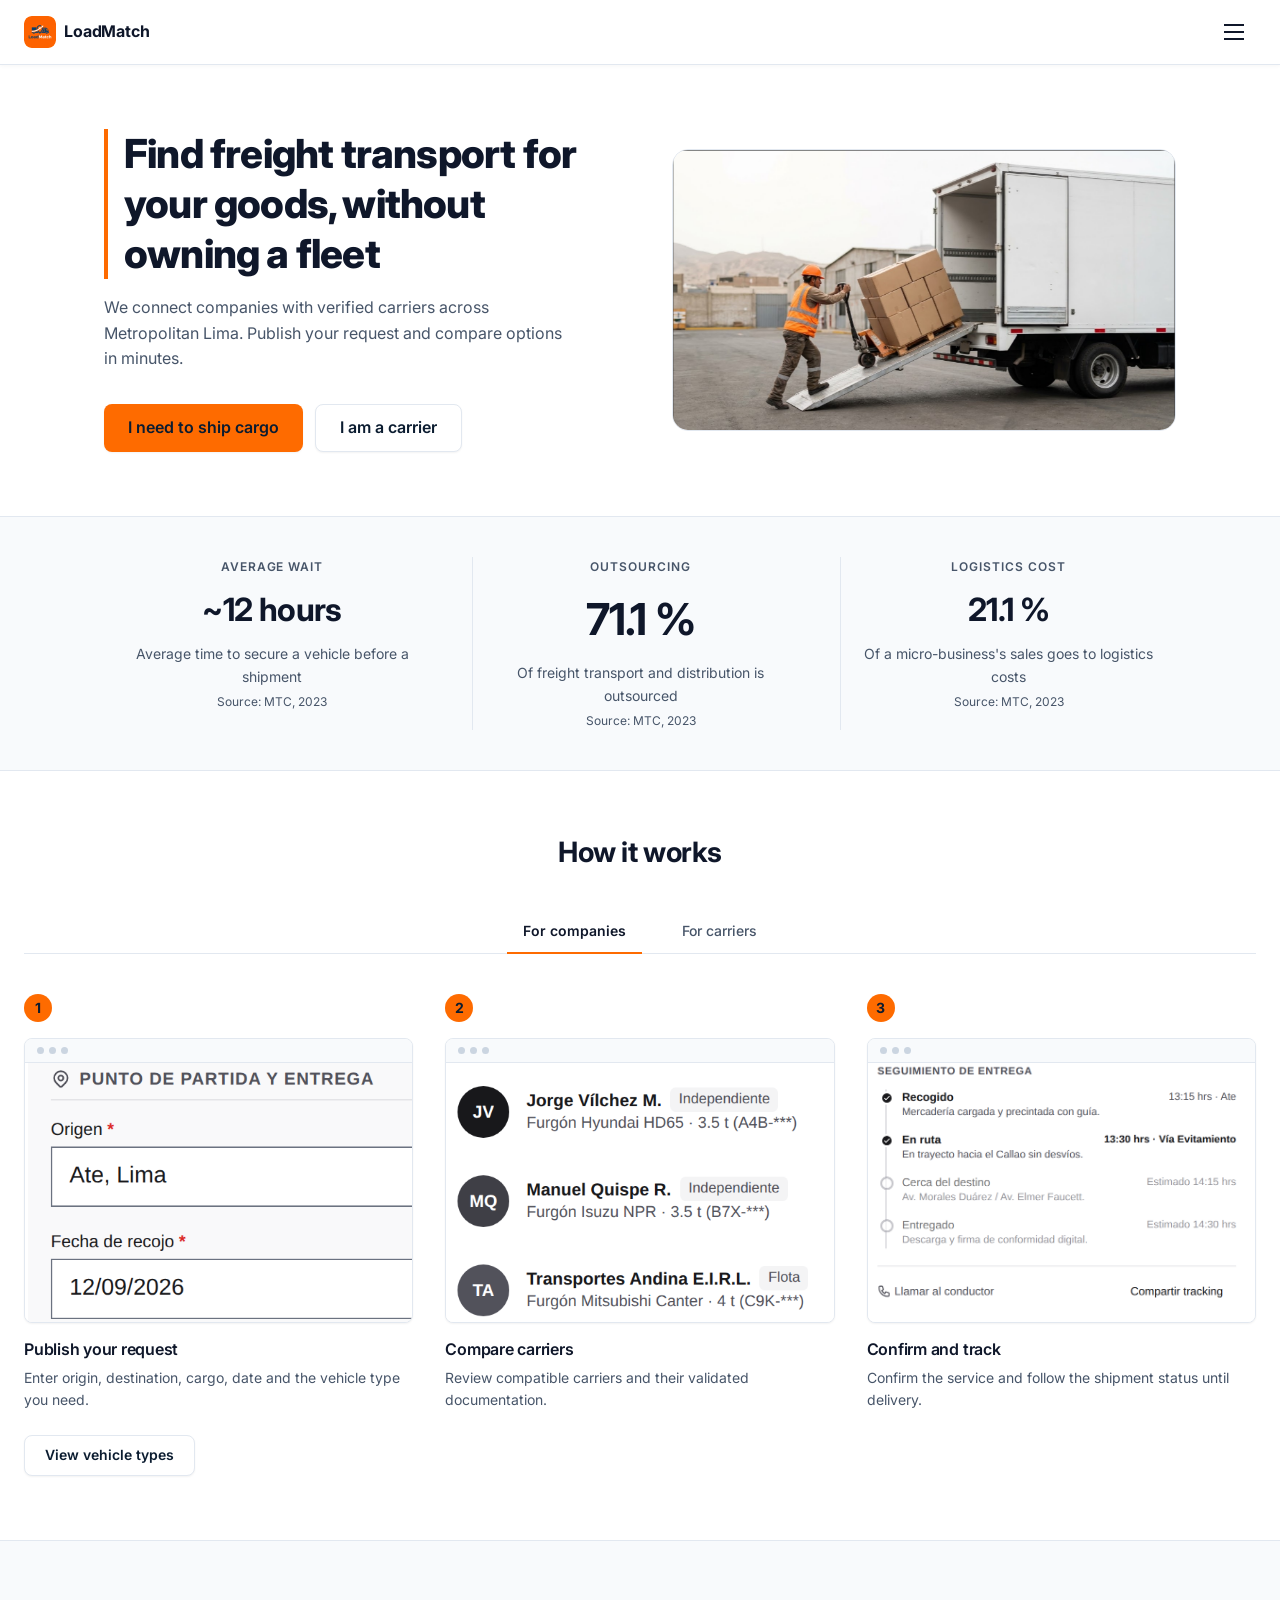
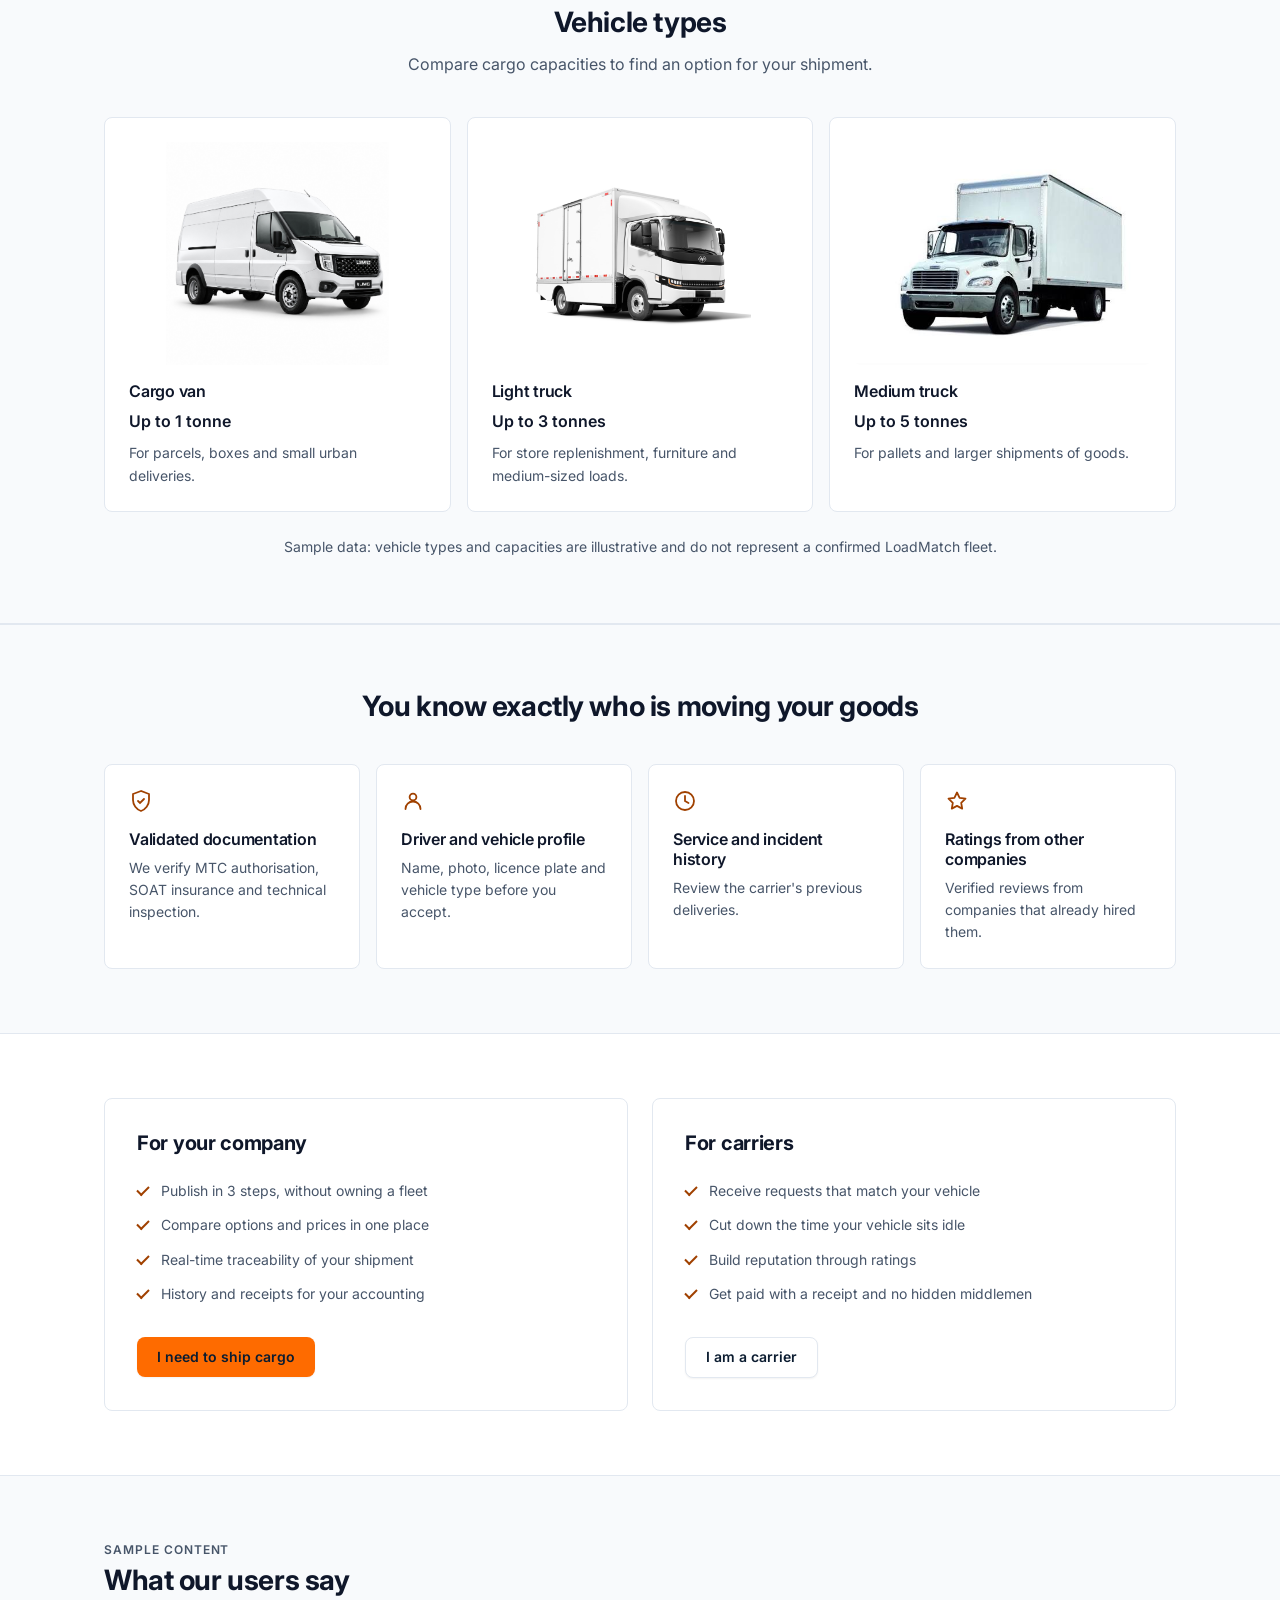
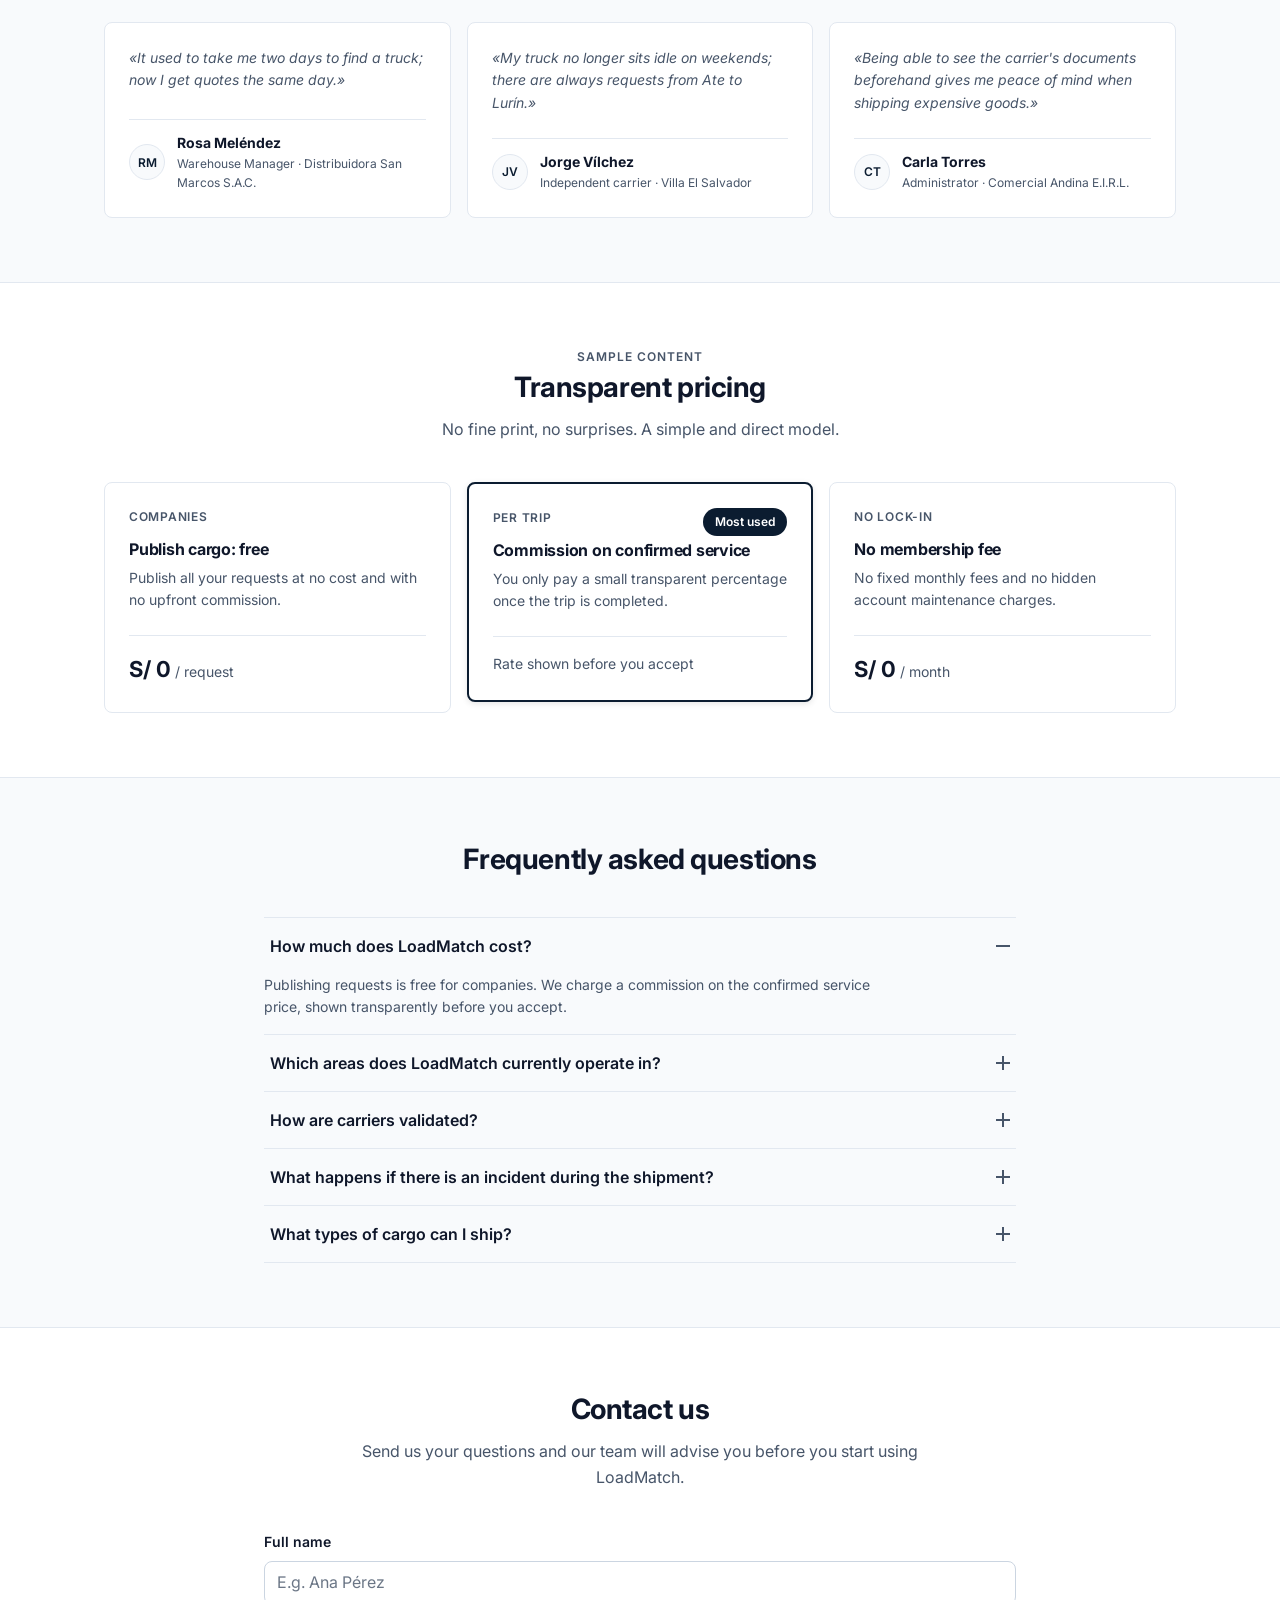
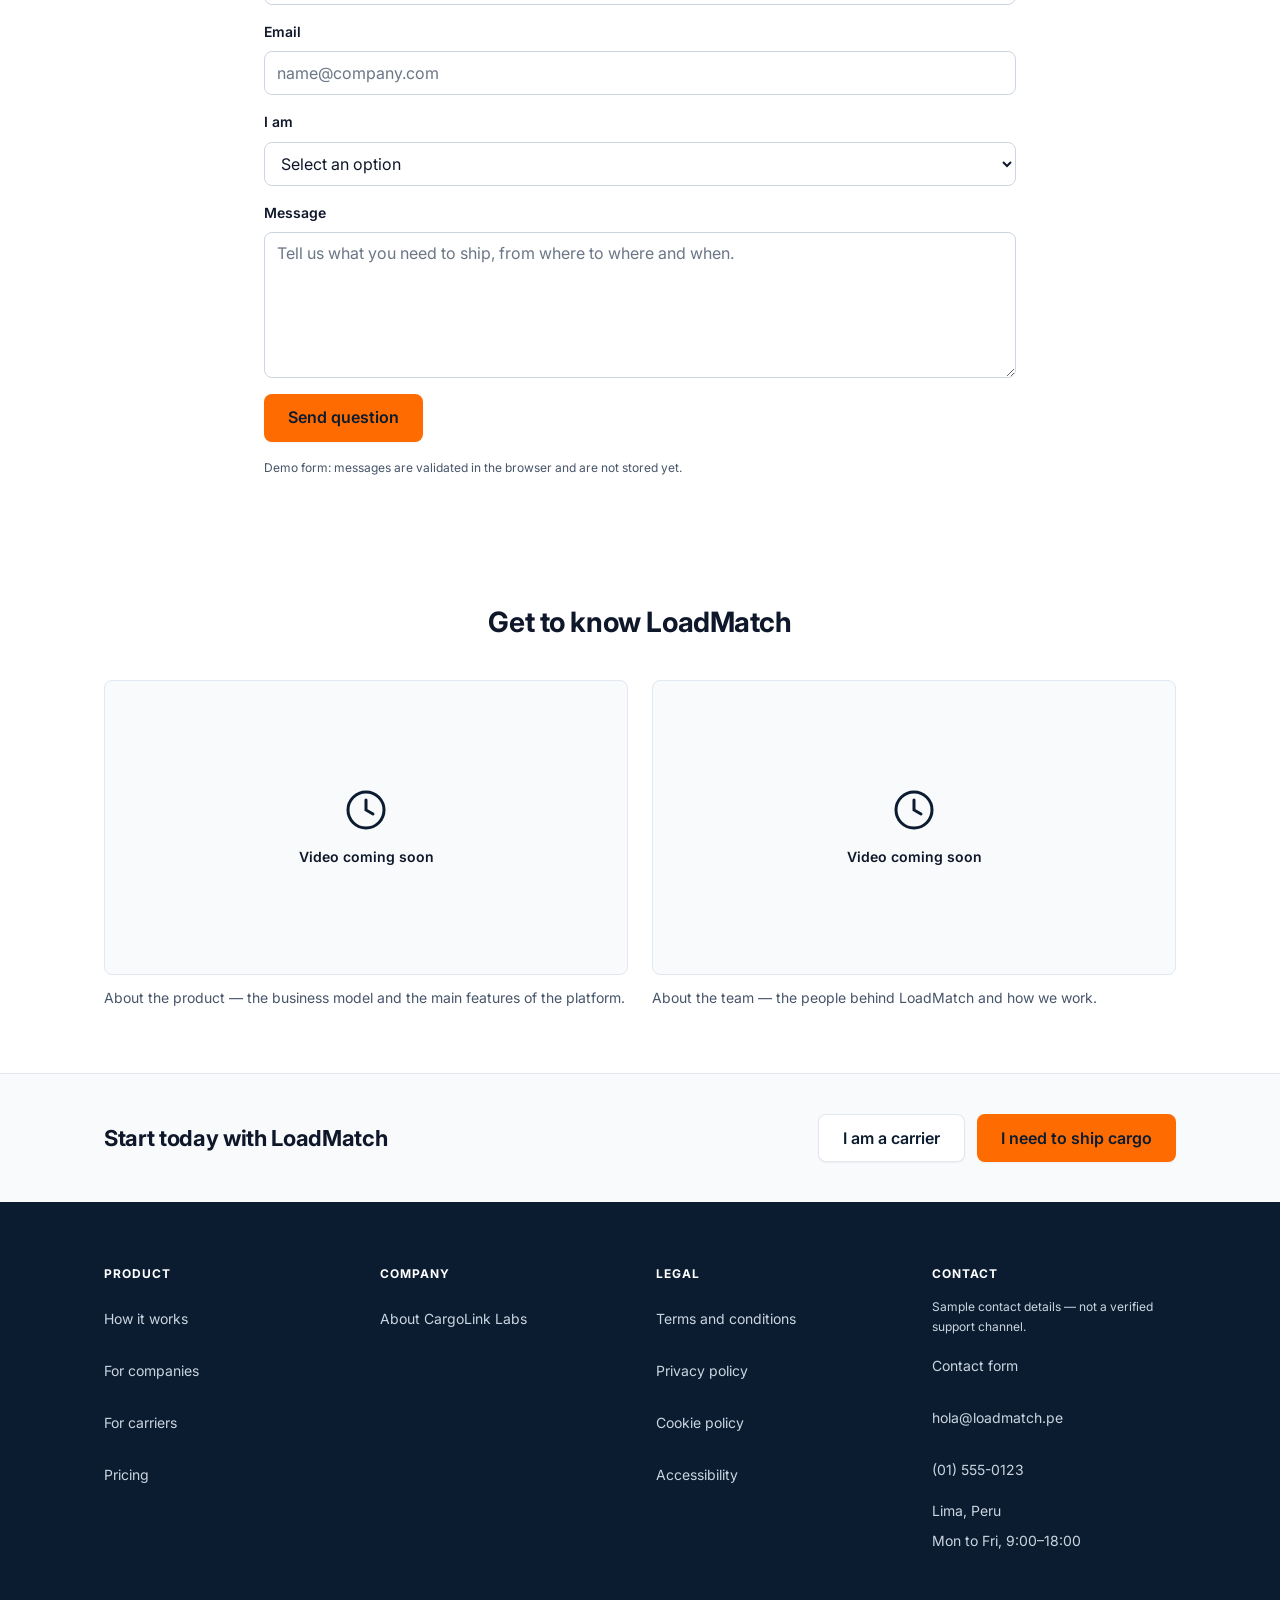
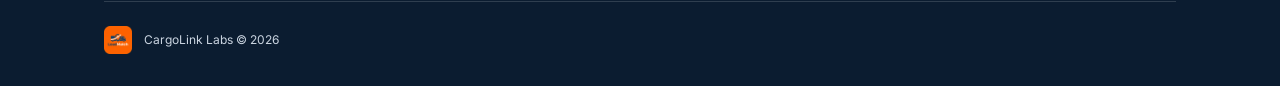
<file: index.html>
<!DOCTYPE html>
<html lang="en">
<head>
  <meta charset="utf-8">
  <meta name="viewport" content="width=device-width, initial-scale=1">
  <title data-i18n="meta.title">LoadMatch | Freight transport for companies and carriers</title>
  <meta name="description" data-i18n-attr="content" data-i18n="meta.description"
        content="Connect companies that need to move cargo with verified carriers and available vehicles through LoadMatch.">
  <meta name="keywords" content="freight transport, carriers, logistics, companies, small business, Peru">
  <meta name="author" content="LoadMatch Development Team">
  <meta name="theme-color" content="#0B1C30">
  <meta property="og:title" content="LoadMatch | Freight transport for companies and carriers">
  <meta property="og:description" content="Publish your cargo request and compare verified carriers in minutes.">
  <meta property="og:type" content="website">
  <meta property="og:locale" content="en_US">
  <meta property="og:locale:alternate" content="es_419">
  <link rel="icon" href="assets/img/loadmatch-logo.png">
  <link rel="preconnect" href="https://fonts.googleapis.com">
  <link rel="preconnect" href="https://fonts.gstatic.com" crossorigin>
  <link rel="stylesheet" href="https://fonts.googleapis.com/css2?family=Inter:wght@400;500;600;700;800&display=swap">
  <link rel="stylesheet" href="assets/css/main.css">
  <link rel="stylesheet" href="assets/css/components.css">
  <link rel="stylesheet" href="assets/css/responsive.css">
</head>
<body>

  <a class="skip-link" href="#main-content" data-i18n="a11y.skipToContent">Skip to main content</a>

  <!-- HEADER      → feature/header-navigation -->
  <!-- ============================= HEADER ============================= -->
  <header class="site-header">
    <div class="container site-header__inner">

      <a class="brand" href="#top" aria-label="LoadMatch">
        <img class="brand__mark" src="assets/img/loadmatch-logo.png" alt="" width="32" height="32">
        <span class="brand__name">LoadMatch</span>
      </a>

      <button class="menu-toggle" type="button"
              aria-expanded="false" aria-controls="primary-nav"
              data-i18n-attr="aria-label" data-i18n="a11y.openMenu" aria-label="Open navigation menu">
        <span class="menu-toggle__bar" aria-hidden="true"></span>
        <span class="menu-toggle__bar" aria-hidden="true"></span>
        <span class="menu-toggle__bar" aria-hidden="true"></span>
      </button>

      <nav class="primary-nav" id="primary-nav" data-i18n-attr="aria-label" data-i18n="a11y.mainNav" aria-label="Main navigation">
        <ul class="primary-nav__list">
          <li><a href="#how-it-works" data-i18n="nav.howItWorks">How it works</a></li>
          <li><a href="#for-companies" data-i18n="nav.forCompanies">For companies</a></li>
          <li><a href="#for-carriers" data-i18n="nav.forCarriers">For carriers</a></li>
          <li><a href="#pricing" data-i18n="nav.pricing">Pricing</a></li>
          <li><a href="#faq" data-i18n="nav.faq">FAQ</a></li>
        </ul>

        <div class="header-actions">
          <div class="lang-switch" role="group" data-i18n-attr="aria-label" data-i18n="a11y.langSwitch" aria-label="Select language">
            <button type="button" class="lang-switch__btn is-active" data-lang="en" aria-pressed="true">EN</button>
            <button type="button" class="lang-switch__btn" data-lang="es" aria-pressed="false">ES</button>
          </div>
          <a class="btn btn--secondary" href="https://loadmatch-frontend-application.vercel.app/home" data-app-path="/home" data-app-fallback="#final-cta" data-i18n="cta.signIn">Sign in</a>
          <a class="btn btn--primary" href="https://loadmatch-frontend-application.vercel.app/home" data-app-path="/home" data-app-fallback="#for-companies" data-i18n="cta.shipCargo">I need to ship cargo</a>
        </div>
      </nav>

    </div>
  </header>

  <!-- HERO        → feature/hero-section -->

  <main id="main-content">
    <!-- ============================== HERO ============================== -->
    <section class="hero" id="top">
      <div class="container hero__inner">
        <div class="hero__copy">
          <h1 class="hero__title" data-i18n="hero.title">Find freight transport for your goods, without owning a fleet</h1>
          <p class="hero__lead" data-i18n="hero.lead">We connect companies with verified carriers across Metropolitan Lima. Publish your request and compare options in minutes.</p>
          <div class="hero__actions">
            <a class="btn btn--primary btn--lg" href="https://loadmatch-frontend-application.vercel.app/home" data-app-path="/home" data-app-fallback="#for-companies" data-i18n="cta.shipCargo">I need to ship cargo</a>
            <a class="btn btn--secondary btn--lg" href="https://loadmatch-frontend-application.vercel.app/home" data-app-path="/home" data-app-fallback="#for-carriers" data-i18n="cta.imCarrier">I am a carrier</a>
          </div>
        </div>
        <figure class="hero__media">
          <img src="assets/img/hero-truck-lima.png" width="1600" height="894"
               data-i18n-attr="alt" data-i18n="hero.imageAlt"
               alt="Worker loading boxes into a delivery truck at a warehouse in Lima">
        </figure>
      </div>
    </section>

    <!-- ============================= METRICS ============================= -->
    <section class="metrics" data-i18n-attr="aria-label" data-i18n="metrics.sectionLabel" aria-label="Market indicators">
      <div class="container metrics__grid">
        <div class="metric">
          <span class="metric__label" data-i18n="metrics.waitLabel">Average wait</span>
          <p class="metric__value" data-i18n="metrics.waitValue">~12 hours</p>
          <p class="metric__desc" data-i18n="metrics.waitDesc">Average time to secure a vehicle before a shipment</p>
          <p class="metric__source" data-i18n="metrics.source">Source: MTC, 2023</p>
        </div>
        <div class="metric metric--feature">
          <span class="metric__label" data-i18n="metrics.outsourcingLabel">Outsourcing</span>
          <p class="metric__value" data-i18n="metrics.outsourcingValue">71.1&nbsp;%</p>
          <p class="metric__desc" data-i18n="metrics.outsourcingDesc">Of freight transport and distribution is outsourced</p>
          <p class="metric__source" data-i18n="metrics.source">Source: MTC, 2023</p>
        </div>
        <div class="metric">
          <span class="metric__label" data-i18n="metrics.costLabel">Logistics cost</span>
          <p class="metric__value" data-i18n="metrics.costValue">21.1&nbsp;%</p>
          <p class="metric__desc" data-i18n="metrics.costDesc">Of a micro-business's sales goes to logistics costs</p>
          <p class="metric__source" data-i18n="metrics.source">Source: MTC, 2023</p>
        </div>
      </div>
    </section>

    <!-- ========================== HOW IT WORKS ========================== -->
    <section class="section" id="how-it-works">
      <div class="container container--wide">
        <h2 class="section__title" data-i18n="how.title">How it works</h2>

        <div class="tabs" role="tablist" data-i18n-attr="aria-label" data-i18n="how.tablistLabel" aria-label="Select your profile">
          <button class="tabs__tab is-active" role="tab" id="tab-companies"
                  aria-selected="true" aria-controls="panel-companies"
                  data-i18n="how.tabCompanies">For companies</button>
          <button class="tabs__tab" role="tab" id="tab-carriers"
                  aria-selected="false" aria-controls="panel-carriers" tabindex="-1"
                  data-i18n="how.tabCarriers">For carriers</button>
        </div>

        <div class="steps" role="tabpanel" id="panel-companies" aria-labelledby="tab-companies" tabindex="0">
          <ol class="steps__list">
            <li class="step">
              <span class="step__num" aria-hidden="true">1</span>
              <figure class="step__media">
                <span class="browser-bar" aria-hidden="true"><i></i><i></i><i></i></span>
                <img src="assets/img/app-request-form.png" width="540" height="360" loading="lazy" decoding="async"
                     data-i18n-attr="alt" data-i18n="how.company1Alt"
                     alt="Cargo request form in the LoadMatch application">
              </figure>
              <h3 class="step__title" data-i18n="how.company1Title">Publish your request</h3>
              <p class="step__desc" data-i18n="how.company1Desc">Enter origin, destination, cargo, date and the vehicle type you need.</p>
              <a class="btn btn--secondary vehicles__link" href="#vehicles" data-i18n="vehicles.link">View vehicle types</a>
            </li>
            <li class="step">
              <span class="step__num" aria-hidden="true">2</span>
              <figure class="step__media">
                <span class="browser-bar" aria-hidden="true"><i></i><i></i><i></i></span>
                <img src="assets/img/app-carrier-list.png" width="540" height="360" loading="lazy" decoding="async"
                     data-i18n-attr="alt" data-i18n="how.company2Alt"
                     alt="List of carriers with ratings and quoted prices">
              </figure>
              <h3 class="step__title" data-i18n="how.company2Title">Compare carriers</h3>
              <p class="step__desc" data-i18n="how.company2Desc">Review compatible carriers and their validated documentation.</p>
            </li>
            <li class="step">
              <span class="step__num" aria-hidden="true">3</span>
              <figure class="step__media">
                <span class="browser-bar" aria-hidden="true"><i></i><i></i><i></i></span>
                <img src="assets/img/app-route-map.png" width="820" height="547"
                     data-i18n-attr="alt" data-i18n="how.company3Alt"
                     alt="Map tracking the vehicle on its way to the destination">
              </figure>
              <h3 class="step__title" data-i18n="how.company3Title">Confirm and track</h3>
              <p class="step__desc" data-i18n="how.company3Desc">Confirm the service and follow the shipment status until delivery.</p>
            </li>
          </ol>
        </div>

        <div class="steps" role="tabpanel" id="panel-carriers" aria-labelledby="tab-carriers" tabindex="0" hidden>
          <ol class="steps__list">
            <li class="step">
              <span class="step__num" aria-hidden="true">1</span>
              <figure class="step__media">
                <span class="browser-bar" aria-hidden="true"><i></i><i></i><i></i></span>
                <img src="assets/img/app-document-upload.png" width="1110" height="740" loading="lazy" decoding="async"
                     data-i18n-attr="alt" data-i18n="how.carrier1Alt"
                     alt="Carrier document validation screen">
              </figure>
              <h3 class="step__title" data-i18n="how.carrier1Title">Create your profile and validate your documents</h3>
              <p class="step__desc" data-i18n="how.carrier1Desc">Upload your MTC authorisation, SOAT insurance and technical inspection. We validate within 24 hours.</p>
            </li>
            <li class="step">
              <span class="step__num" aria-hidden="true">2</span>
              <figure class="step__media">
                <span class="browser-bar" aria-hidden="true"><i></i><i></i><i></i></span>
                <img src="assets/img/app-request-inbox.png" width="1098" height="732" loading="lazy" decoding="async"
                     data-i18n-attr="alt" data-i18n="how.carrier2Alt"
                     alt="Inbox of cargo requests compatible with the vehicle">
              </figure>
              <h3 class="step__title" data-i18n="how.carrier2Title">Receive requests that match your vehicle</h3>
              <p class="step__desc" data-i18n="how.carrier2Desc">You only see loads that match your vehicle type and your operating area.</p>
            </li>
            <li class="step">
              <span class="step__num" aria-hidden="true">3</span>
              <figure class="step__media">
                <span class="browser-bar" aria-hidden="true"><i></i><i></i><i></i></span>
                <img src="assets/img/app-payment-receipt.png" width="1084" height="723" loading="lazy" decoding="async"
                     data-i18n-attr="alt" data-i18n="how.carrier3Alt"
                     alt="Settlement receipt for a completed service">
              </figure>
              <h3 class="step__title" data-i18n="how.carrier3Title">Quote, deliver and get paid</h3>
              <p class="step__desc" data-i18n="how.carrier3Desc">Send your quote, confirm the service and get paid with a receipt, with no hidden middlemen.</p>
            </li>
          </ol>
        </div>
      </div>
    </section>

    <!-- ========================== VEHICLE CATALOGUE ========================== -->
    <section class="section section--alt" id="vehicles" aria-labelledby="vehicles-title" aria-describedby="vehicles-note">
      <div class="container">
        <h2 class="section__title" id="vehicles-title" data-i18n="vehicles.title">Vehicle types</h2>
        <p class="section__lead" data-i18n="vehicles.lead">Compare cargo capacities to find an option for your shipment.</p>
        <ul class="vehicles__grid">
          <li class="trust-card">
            <img class="vehicles__image" src="assets/img/cargo-van.jpg" width="554" height="554"
                 loading="lazy" decoding="async" alt="Cargo van"
                 data-i18n-attr="alt" data-i18n="vehicles.vanTitle">
            <h3 class="trust-card__title" data-i18n="vehicles.vanTitle">Cargo van</h3>
            <p class="vehicles__capacity" data-i18n="vehicles.vanCapacity">Up to 1 tonne</p>
            <p class="trust-card__desc" data-i18n="vehicles.vanDesc">For parcels, boxes and small urban deliveries.</p>
          </li>
          <li class="trust-card">
            <img class="vehicles__image" src="assets/img/light-truck.jpg" width="800" height="800"
                 loading="lazy" decoding="async" alt="Light truck"
                 data-i18n-attr="alt" data-i18n="vehicles.lightTitle">
            <h3 class="trust-card__title" data-i18n="vehicles.lightTitle">Light truck</h3>
            <p class="vehicles__capacity" data-i18n="vehicles.lightCapacity">Up to 3 tonnes</p>
            <p class="trust-card__desc" data-i18n="vehicles.lightDesc">For store replenishment, furniture and medium-sized loads.</p>
          </li>
          <li class="trust-card">
            <img class="vehicles__image" src="assets/img/medium-truck.jpg" width="516" height="387"
                 loading="lazy" decoding="async" alt="Medium truck"
                 data-i18n-attr="alt" data-i18n="vehicles.mediumTitle">
            <h3 class="trust-card__title" data-i18n="vehicles.mediumTitle">Medium truck</h3>
            <p class="vehicles__capacity" data-i18n="vehicles.mediumCapacity">Up to 5 tonnes</p>
            <p class="trust-card__desc" data-i18n="vehicles.mediumDesc">For pallets and larger shipments of goods.</p>
          </li>
        </ul>
        <p class="vehicles__note" id="vehicles-note" data-i18n="vehicles.note">Sample data: vehicle types and capacities are illustrative and do not represent a confirmed LoadMatch fleet.</p>
      </div>
    </section>

    <!-- ============================== TRUST ============================== -->
    <section class="section section--alt">
      <div class="container">
        <h2 class="section__title" data-i18n="trust.title">You know exactly who is moving your goods</h2>
        <ul class="trust-grid">
          <li class="trust-card">
            <svg class="trust-card__icon" viewBox="0 0 24 24" width="24" height="24" aria-hidden="true" focusable="false">
              <path d="M12 2 4 5v6c0 5 3.4 9.4 8 11 4.6-1.6 8-6 8-11V5l-8-3Z" fill="none" stroke="currentColor" stroke-width="1.8"/>
              <path d="m9 12 2 2 4-4" fill="none" stroke="currentColor" stroke-width="1.8" stroke-linecap="round"/>
            </svg>
            <h3 class="trust-card__title" data-i18n="trust.c1Title">Validated documentation</h3>
            <p class="trust-card__desc" data-i18n="trust.c1Desc">We verify MTC authorisation, SOAT insurance and technical inspection.</p>
          </li>
          <li class="trust-card">
            <svg class="trust-card__icon" viewBox="0 0 24 24" width="24" height="24" aria-hidden="true" focusable="false">
              <circle cx="12" cy="8" r="3.4" fill="none" stroke="currentColor" stroke-width="1.8"/>
              <path d="M4.5 20a7.5 7.5 0 0 1 15 0" fill="none" stroke="currentColor" stroke-width="1.8" stroke-linecap="round"/>
            </svg>
            <h3 class="trust-card__title" data-i18n="trust.c2Title">Driver and vehicle profile</h3>
            <p class="trust-card__desc" data-i18n="trust.c2Desc">Name, photo, licence plate and vehicle type before you accept.</p>
          </li>
          <li class="trust-card">
            <svg class="trust-card__icon" viewBox="0 0 24 24" width="24" height="24" aria-hidden="true" focusable="false">
              <circle cx="12" cy="12" r="9" fill="none" stroke="currentColor" stroke-width="1.8"/>
              <path d="M12 7v5l3.5 2" fill="none" stroke="currentColor" stroke-width="1.8" stroke-linecap="round"/>
            </svg>
            <h3 class="trust-card__title" data-i18n="trust.c3Title">Service and incident history</h3>
            <p class="trust-card__desc" data-i18n="trust.c3Desc">Review the carrier's previous deliveries.</p>
          </li>
          <li class="trust-card">
            <svg class="trust-card__icon" viewBox="0 0 24 24" width="24" height="24" aria-hidden="true" focusable="false">
              <path d="m12 3.5 2.6 5.3 5.9.9-4.3 4.1 1 5.8-5.2-2.7-5.2 2.7 1-5.8L3.5 9.7l5.9-.9L12 3.5Z"
                    fill="none" stroke="currentColor" stroke-width="1.8" stroke-linejoin="round"/>
            </svg>
            <h3 class="trust-card__title" data-i18n="trust.c4Title">Ratings from other companies</h3>
            <p class="trust-card__desc" data-i18n="trust.c4Desc">Verified reviews from companies that already hired them.</p>
          </li>
        </ul>
      </div>
    </section>

    <!-- ========================== AUDIENCE SPLIT ========================== -->
    <section class="section">
      <div class="container audience">

        <article class="audience-card" id="for-companies">
          <h2 class="audience-card__title" data-i18n="audience.companiesTitle">For your company</h2>
          <ul class="audience-card__list">
            <li data-i18n="audience.companies1">Publish in 3 steps, without owning a fleet</li>
            <li data-i18n="audience.companies2">Compare options and prices in one place</li>
            <li data-i18n="audience.companies3">Real-time traceability of your shipment</li>
            <li data-i18n="audience.companies4">History and receipts for your accounting</li>
          </ul>
          <a class="btn btn--primary" href="https://loadmatch-frontend-application.vercel.app/home" data-app-path="/home" data-app-fallback="#for-companies" data-i18n="cta.shipCargo">I need to ship cargo</a>
        </article>

        <article class="audience-card" id="for-carriers">
          <h2 class="audience-card__title" data-i18n="audience.carriersTitle">For carriers</h2>
          <ul class="audience-card__list">
            <li data-i18n="audience.carriers1">Receive requests that match your vehicle</li>
            <li data-i18n="audience.carriers2">Cut down the time your vehicle sits idle</li>
            <li data-i18n="audience.carriers3">Build reputation through ratings</li>
            <li data-i18n="audience.carriers4">Get paid with a receipt and no hidden middlemen</li>
          </ul>
          <a class="btn btn--secondary" href="https://loadmatch-frontend-application.vercel.app/home" data-app-path="/home" data-app-fallback="#for-carriers" data-i18n="cta.imCarrier">I am a carrier</a>
        </article>

      </div>
    </section>

    <!-- =========================== TESTIMONIALS =========================== -->
    <section class="section section--alt" id="testimonials" aria-labelledby="testimonials-title">
      <div class="container">
        <p class="eyebrow" data-i18n="testimonials.eyebrow">Sample content</p>
        <h2 id="testimonials-title" class="section__title section__title--left" data-i18n="testimonials.title">What our users say</h2>

        <div class="carousel" tabindex="0" role="group"
             data-i18n-attr="aria-roledescription" data-i18n="a11y.carousel" aria-roledescription="carousel"
             aria-label="User testimonials">
          <ul class="carousel__track">
            <li class="testimonial" role="group" aria-roledescription="slide" aria-label="1 / 3">
              <blockquote class="testimonial__quote" data-i18n="testimonials.q1">&laquo;It used to take me two days to find a truck; now I get quotes the same day.&raquo;</blockquote>
              <footer class="testimonial__author">
                <span class="avatar" aria-hidden="true">RM</span>
                <span>
                  <strong class="testimonial__name">Rosa Meléndez</strong>
                  <span class="testimonial__role" data-i18n="testimonials.r1">Warehouse Manager · Distribuidora San Marcos S.A.C.</span>
                </span>
              </footer>
            </li>
            <li class="testimonial" role="group" aria-roledescription="slide" aria-label="2 / 3">
              <blockquote class="testimonial__quote" data-i18n="testimonials.q2">&laquo;My truck no longer sits idle on weekends; there are always requests from Ate to Lurín.&raquo;</blockquote>
              <footer class="testimonial__author">
                <span class="avatar" aria-hidden="true">JV</span>
                <span>
                  <strong class="testimonial__name">Jorge Vílchez</strong>
                  <span class="testimonial__role" data-i18n="testimonials.r2">Independent carrier · Villa El Salvador</span>
                </span>
              </footer>
            </li>
            <li class="testimonial" role="group" aria-roledescription="slide" aria-label="3 / 3">
              <blockquote class="testimonial__quote" data-i18n="testimonials.q3">&laquo;Being able to see the carrier's documents beforehand gives me peace of mind when shipping expensive goods.&raquo;</blockquote>
              <footer class="testimonial__author">
                <span class="avatar" aria-hidden="true">CT</span>
                <span>
                  <strong class="testimonial__name">Carla Torres</strong>
                  <span class="testimonial__role" data-i18n="testimonials.r3">Administrator · Comercial Andina E.I.R.L.</span>
                </span>
              </footer>
            </li>
          </ul>
        </div>

        <div class="carousel-nav" hidden>
          <div class="carousel-nav__dots">
            <button type="button" class="dot is-active" data-slide="0" data-i18n-attr="aria-label" data-i18n="a11y.goToSlide1" aria-label="Go to testimonial 1"><span aria-hidden="true"></span></button>
            <button type="button" class="dot" data-slide="1" data-i18n-attr="aria-label" data-i18n="a11y.goToSlide2" aria-label="Go to testimonial 2"><span aria-hidden="true"></span></button>
            <button type="button" class="dot" data-slide="2" data-i18n-attr="aria-label" data-i18n="a11y.goToSlide3" aria-label="Go to testimonial 3"><span aria-hidden="true"></span></button>
          </div>
          <p class="carousel-nav__counter" aria-live="polite"><span data-carousel-counter>1 / 3</span></p>
        </div>
      </div>
    </section>

    <!-- ============================= PRICING ============================= -->
    <section class="section" id="pricing">
      <div class="container">
        <p class="eyebrow eyebrow--center" data-i18n="pricing.eyebrow">Sample content</p>
        <h2 class="section__title" data-i18n="pricing.title">Transparent pricing</h2>
        <p class="section__lead" data-i18n="pricing.lead">No fine print, no surprises. A simple and direct model.</p>

        <ul class="pricing-grid">
          <li class="price-card">
            <span class="price-card__label" data-i18n="pricing.p1Label">Companies</span>
            <h3 class="price-card__title" data-i18n="pricing.p1Title">Publish cargo: free</h3>
            <p class="price-card__desc" data-i18n="pricing.p1Desc">Publish all your requests at no cost and with no upfront commission.</p>
            <p class="price-card__amount"><strong>S/&nbsp;0</strong> <span data-i18n="pricing.p1Unit">/ request</span></p>
          </li>
          <li class="price-card price-card--featured">
            <span class="price-card__label" data-i18n="pricing.p2Label">Per trip</span>
            <span class="badge" data-i18n="pricing.p2Badge">Most used</span>
            <h3 class="price-card__title" data-i18n="pricing.p2Title">Commission on confirmed service</h3>
            <p class="price-card__desc" data-i18n="pricing.p2Desc">You only pay a small transparent percentage once the trip is completed.</p>
            <p class="price-card__amount"><span data-i18n="pricing.p2Unit">Rate shown before you accept</span></p>
          </li>
          <li class="price-card">
            <span class="price-card__label" data-i18n="pricing.p3Label">No lock-in</span>
            <h3 class="price-card__title" data-i18n="pricing.p3Title">No membership fee</h3>
            <p class="price-card__desc" data-i18n="pricing.p3Desc">No fixed monthly fees and no hidden account maintenance charges.</p>
            <p class="price-card__amount"><strong>S/&nbsp;0</strong> <span data-i18n="pricing.p3Unit">/ month</span></p>
          </li>
        </ul>
      </div>
    </section>

    <!-- =============================== FAQ =============================== -->
    <section class="section section--alt" id="faq">
      <div class="container container--narrow">
        <h2 class="section__title" data-i18n="faq.title">Frequently asked questions</h2>

        <div class="accordion">
          <div class="accordion__item">
            <h3>
              <button class="accordion__trigger" type="button" aria-expanded="true" aria-controls="faq-1" id="faq-1-btn">
                <span data-i18n="faq.q1">How much does LoadMatch cost?</span>
                <span class="accordion__icon" aria-hidden="true"></span>
              </button>
            </h3>
            <div class="accordion__panel" id="faq-1" role="region" aria-labelledby="faq-1-btn">
              <p data-i18n="faq.a1">Publishing requests is free for companies. We charge a commission on the confirmed service price, shown transparently before you accept.</p>
            </div>
          </div>

          <div class="accordion__item">
            <h3>
              <button class="accordion__trigger" type="button" aria-expanded="false" aria-controls="faq-2" id="faq-2-btn">
                <span data-i18n="faq.q2">Which areas does LoadMatch currently operate in?</span>
                <span class="accordion__icon" aria-hidden="true"></span>
              </button>
            </h3>
            <div class="accordion__panel" id="faq-2" role="region" aria-labelledby="faq-2-btn" hidden>
              <p data-i18n="faq.a2">We currently operate across Metropolitan Lima and Callao. We are gradually expanding to other regions of Peru.</p>
            </div>
          </div>

          <div class="accordion__item">
            <h3>
              <button class="accordion__trigger" type="button" aria-expanded="false" aria-controls="faq-3" id="faq-3-btn">
                <span data-i18n="faq.q3">How are carriers validated?</span>
                <span class="accordion__icon" aria-hidden="true"></span>
              </button>
            </h3>
            <div class="accordion__panel" id="faq-3" role="region" aria-labelledby="faq-3-btn" hidden>
              <p data-i18n="faq.a3">We verify MTC authorisation, current SOAT insurance, technical inspection and driving licence against official records before a carrier can quote.</p>
            </div>
          </div>

          <div class="accordion__item">
            <h3>
              <button class="accordion__trigger" type="button" aria-expanded="false" aria-controls="faq-4" id="faq-4-btn">
                <span data-i18n="faq.q4">What happens if there is an incident during the shipment?</span>
                <span class="accordion__icon" aria-hidden="true"></span>
              </button>
            </h3>
            <div class="accordion__panel" id="faq-4" role="region" aria-labelledby="faq-4-btn" hidden>
              <p data-i18n="faq.a4">You can report the incident from the application. Our support team follows up on the case and records it in the carrier's history.</p>
            </div>
          </div>

          <div class="accordion__item">
            <h3>
              <button class="accordion__trigger" type="button" aria-expanded="false" aria-controls="faq-5" id="faq-5-btn">
                <span data-i18n="faq.q5">What types of cargo can I ship?</span>
                <span class="accordion__icon" aria-hidden="true"></span>
              </button>
            </h3>
            <div class="accordion__panel" id="faq-5" role="region" aria-labelledby="faq-5-btn" hidden>
              <p data-i18n="faq.a5">General packaged goods, palletised loads and dry merchandise. Hazardous, perishable and oversized cargo are not supported yet.</p>
            </div>
          </div>
        </div>
      </div>
    </section>

    <!-- ============================= CONTACT ============================= -->
    <section class="section" id="contact" aria-labelledby="contact-title">
      <div class="container container--narrow">
        <h2 class="section__title" id="contact-title" data-i18n="contact.title">Contact us</h2>
        <p class="section__lead" data-i18n="contact.lead">Send us your questions and our team will advise you before you start using LoadMatch.</p>

        <form class="contact-form" id="contact-form" novalidate>
          <div class="form-field">
            <label class="form-field__label" for="contact-name" data-i18n="contact.nameLabel">Full name</label>
            <input class="form-field__input" type="text" id="contact-name" name="name" placeholder="E.g. Ana Pérez" data-i18n="contact.namePlaceholder" data-i18n-attr="placeholder" autocomplete="name" required
                   aria-describedby="contact-name-error">
            <p class="form-field__error" id="contact-name-error" data-i18n="contact.nameError" hidden>Enter your full name.</p>
          </div>

          <div class="form-field">
            <label class="form-field__label" for="contact-email" data-i18n="contact.emailLabel">Email</label>
            <input class="form-field__input" type="email" id="contact-email" name="email" placeholder="name@company.com" data-i18n="contact.emailPlaceholder" data-i18n-attr="placeholder" autocomplete="email" required
                   aria-describedby="contact-email-error">
            <p class="form-field__error" id="contact-email-error" data-i18n="contact.emailError" hidden>Enter a valid email, for example name@company.com.</p>
          </div>

          <div class="form-field">
            <label class="form-field__label" for="contact-profile" data-i18n="contact.profileLabel">I am</label>
            <select class="form-field__input" id="contact-profile" name="profile" required
                    aria-describedby="contact-profile-error">
              <option value="" data-i18n="contact.profilePlaceholder">Select an option</option>
              <option value="company" data-i18n="contact.profileCompany">A company that needs to ship cargo</option>
              <option value="carrier" data-i18n="contact.profileCarrier">A carrier</option>
            </select>
            <p class="form-field__error" id="contact-profile-error" data-i18n="contact.profileError" hidden>Select whether you are a company or a carrier.</p>
          </div>

          <div class="form-field">
            <label class="form-field__label" for="contact-message" data-i18n="contact.messageLabel">Message</label>
            <textarea class="form-field__input form-field__input--textarea" id="contact-message" name="message" placeholder="Tell us what you need to ship, from where to where and when." data-i18n="contact.messagePlaceholder" data-i18n-attr="placeholder" rows="5" minlength="10" required
                      aria-describedby="contact-message-error"></textarea>
            <p class="form-field__error" id="contact-message-error" data-i18n="contact.messageError" hidden>Write your question in at least 10 characters.</p>
          </div>

          <button class="btn btn--primary btn--lg contact-form__submit" type="submit" data-i18n="contact.submit">Send question</button>

          <p class="contact-form__success" id="contact-success" role="status" data-i18n="contact.success" hidden>Thank you! Your question was sent. Our team will reply by email within one business day.</p>
          <p class="contact-form__note" data-i18n="contact.note">Demo form: messages are validated in the browser and are not stored yet.</p>
        </form>
      </div>
    </section>

    <!-- ============================== VIDEOS ============================== -->
    <section class="section" id="videos">
      <div class="container">
        <h2 class="section__title" data-i18n="videos.title">Get to know LoadMatch</h2>
        <div class="video-grid">
          <figure class="video-card">
            <div class="video-card__frame">
              <div class="video-card__placeholder" role="img" aria-labelledby="video-product-soon">
                <svg class="video-card__icon" viewBox="0 0 48 48" width="48" height="48" aria-hidden="true" focusable="false">
                  <circle cx="24" cy="24" r="18" fill="none" stroke="currentColor" stroke-width="3"/>
                  <path d="M24 14v10l7 4" fill="none" stroke="currentColor" stroke-width="3" stroke-linecap="round"/>
                </svg>
                <p class="video-card__soon" id="video-product-soon" data-i18n="videos.comingSoon">Video coming soon</p>
              </div>
              <!-- Replace the placeholder above with this iframe once the video is on YouTube:
              <iframe src="https://www.youtube-nocookie.com/embed/VIDEO_ID"
                      data-i18n-attr="title" data-i18n="videos.productTitle"
                      loading="lazy" allowfullscreen
                      referrerpolicy="strict-origin-when-cross-origin"></iframe> -->
            </div>
            <figcaption class="video-card__caption" data-i18n="videos.productCaption">About the product — the business model and the main features of the platform.</figcaption>
          </figure>
          <figure class="video-card">
            <div class="video-card__frame">
              <div class="video-card__placeholder" role="img" aria-labelledby="video-team-soon">
                <svg class="video-card__icon" viewBox="0 0 48 48" width="48" height="48" aria-hidden="true" focusable="false">
                  <circle cx="24" cy="24" r="18" fill="none" stroke="currentColor" stroke-width="3"/>
                  <path d="M24 14v10l7 4" fill="none" stroke="currentColor" stroke-width="3" stroke-linecap="round"/>
                </svg>
                <p class="video-card__soon" id="video-team-soon" data-i18n="videos.comingSoon">Video coming soon</p>
              </div>
              <!-- Replace the placeholder above with this iframe once the video is on YouTube:
              <iframe src="https://www.youtube-nocookie.com/embed/VIDEO_ID"
                      data-i18n-attr="title" data-i18n="videos.teamTitle"
                      loading="lazy" allowfullscreen
                      referrerpolicy="strict-origin-when-cross-origin"></iframe> -->
            </div>
            <figcaption class="video-card__caption" data-i18n="videos.teamCaption">About the team — the people behind LoadMatch and how we work.</figcaption>
          </figure>
        </div>
      </div>
    </section>

    <!-- ============================ FINAL CTA ============================ -->
    <section class="final-cta" id="final-cta">
      <div class="container final-cta__inner">
        <h2 class="final-cta__title" data-i18n="finalCta.title">Start today with LoadMatch</h2>
        <div class="final-cta__actions">
          <a class="btn btn--secondary btn--lg" href="https://loadmatch-frontend-application.vercel.app/home" data-app-path="/home" data-app-fallback="#for-carriers" data-i18n="cta.imCarrier">I am a carrier</a>
          <a class="btn btn--primary btn--lg" href="https://loadmatch-frontend-application.vercel.app/home" data-app-path="/home" data-app-fallback="#for-companies" data-i18n="cta.shipCargo">I need to ship cargo</a>
        </div>
      </div>
    </section>

  </main>

  <!-- ============================== FOOTER ============================== -->
  <footer class="site-footer" id="site-footer">
    <div class="container">
      <div class="site-footer__grid">

        <div class="site-footer__col">
          <h2 class="site-footer__heading" data-i18n="footer.product">Product</h2>
          <ul>
            <li><a href="#how-it-works" data-i18n="nav.howItWorks">How it works</a></li>
            <li><a href="#for-companies" data-i18n="nav.forCompanies">For companies</a></li>
            <li><a href="#for-carriers" data-i18n="nav.forCarriers">For carriers</a></li>
            <li><a href="#pricing" data-i18n="nav.pricing">Pricing</a></li>
          </ul>
        </div>

        <div class="site-footer__col">
          <h2 class="site-footer__heading" data-i18n="footer.company">Company</h2>
          <ul>
            <li><a href="#top" data-i18n="footer.about">About CargoLink Labs</a></li>
          </ul>
        </div>

        <div class="site-footer__col">
          <h2 class="site-footer__heading" data-i18n="footer.legal">Legal</h2>
          <ul>
            <li><a href="docs/terms-and-conditions.html" data-i18n="footer.terms">Terms and conditions</a></li>
            <li><a href="docs/terms-and-conditions.html#privacy" data-i18n="footer.privacy">Privacy policy</a></li>
            <li><a href="docs/terms-and-conditions.html#cookies" data-i18n="footer.cookies">Cookie policy</a></li>
            <li><a href="docs/terms-and-conditions.html#accessibility" data-i18n="footer.accessibility">Accessibility</a></li>
          </ul>
        </div>

        <div class="site-footer__col">
          <h2 class="site-footer__heading" data-i18n="footer.contact">Contact</h2>
          <p class="site-footer__note" data-i18n="footer.sampleContact">Sample contact details — not a verified support channel.</p>
          <ul>
            <li><a href="#contact" data-i18n="footer.contactForm">Contact form</a></li>
            <li><a href="mailto:hola@loadmatch.pe">hola@loadmatch.pe</a></li>
            <li><a href="tel:+5115550123">(01) 555-0123</a></li>
            <li data-i18n="footer.city">Lima, Peru</li>
            <li data-i18n="footer.hours">Mon to Fri, 9:00–18:00</li>
          </ul>
        </div>

      </div>

      <div class="site-footer__bottom">
        <img class="site-footer__mark" src="assets/img/loadmatch-logo.png" alt="" width="28" height="28">
        <p class="site-footer__legal">CargoLink Labs &copy; 2026</p>
      </div>
    </div>
  </footer>



  <script src="assets/js/config.js"></script>
  <script src="assets/js/i18n.js"></script>
  <script src="assets/js/main.js"></script>
</body>
</html>
</file>
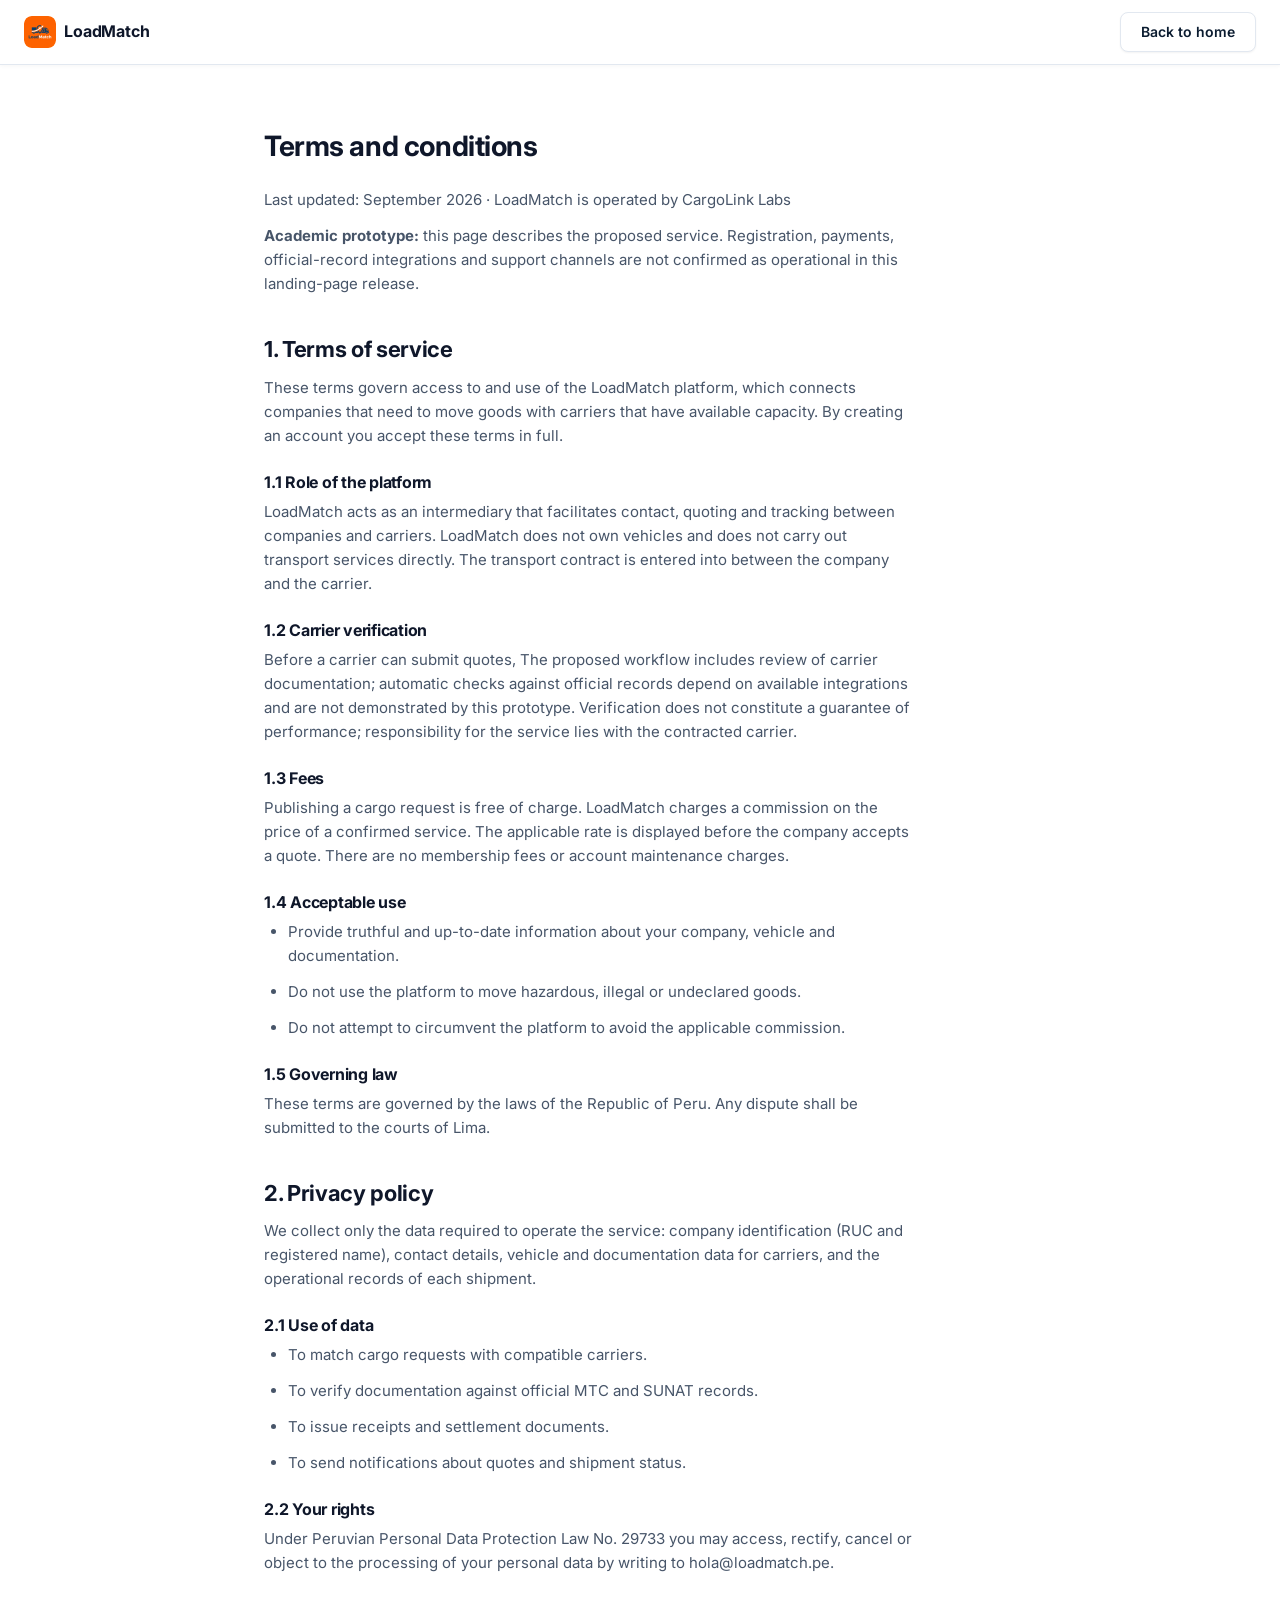
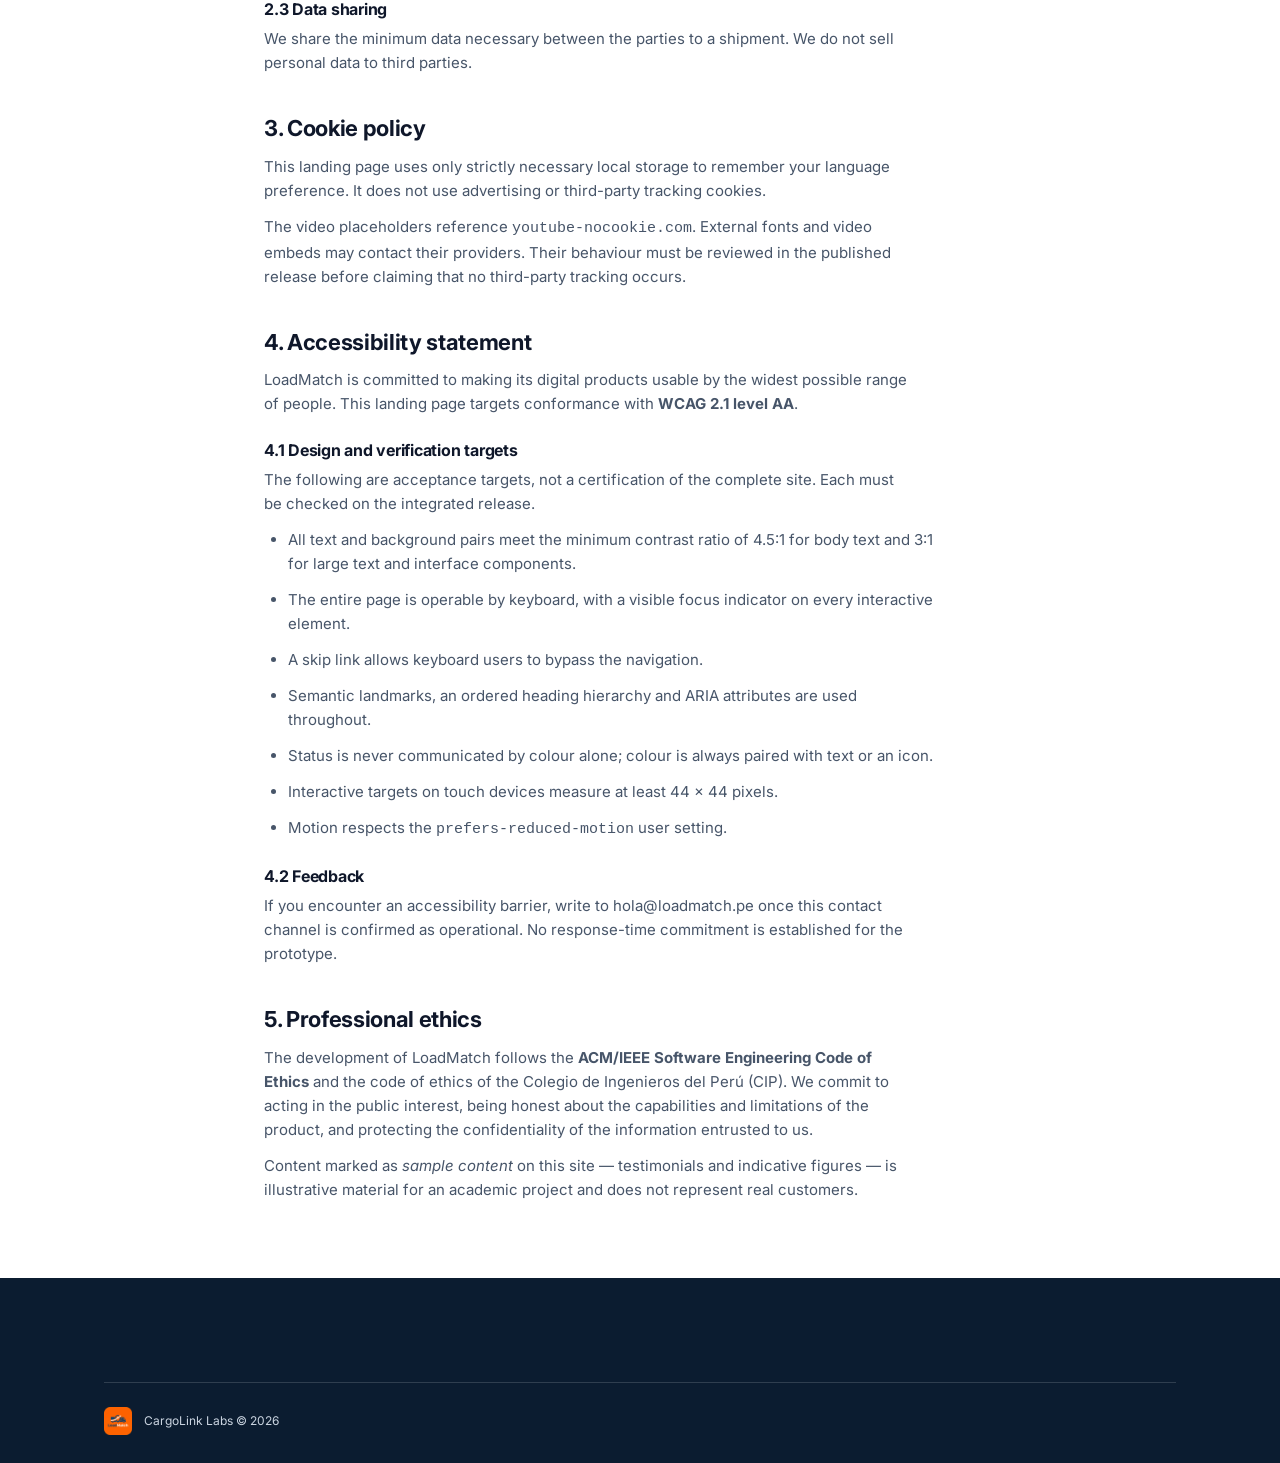
<file: docs/terms-and-conditions.html>
<!DOCTYPE html>
<html lang="en">
<head>
  <meta charset="utf-8">
  <meta name="viewport" content="width=device-width, initial-scale=1">
  <title>Terms and conditions | LoadMatch</title>
  <meta name="description" content="Terms of service, privacy policy, cookie policy and accessibility statement for the LoadMatch platform.">
  <meta name="author" content="LoadMatch Development Team">
  <link rel="icon" href="../assets/img/loadmatch-logo.png">
  <link rel="preconnect" href="https://fonts.googleapis.com">
  <link rel="preconnect" href="https://fonts.gstatic.com" crossorigin>
  <link rel="stylesheet" href="https://fonts.googleapis.com/css2?family=Inter:wght@400;500;600;700;800&display=swap">
  <link rel="stylesheet" href="../assets/css/main.css">
  <link rel="stylesheet" href="../assets/css/components.css">
  <link rel="stylesheet" href="../assets/css/responsive.css">
  <style>
    .legal h2 { font-size: 22px; margin-top: 40px; margin-bottom: 12px; }
    .legal h3 { font-size: 16px; margin-top: 24px; margin-bottom: 8px; }
    .legal p, .legal li { font-size: 15px; margin-bottom: 12px; max-width: 72ch; }
    .legal ul { list-style: disc; padding-left: 24px; }
    .legal__updated { font-size: 14px; color: var(--color-body); }
  </style>
</head>
<body>

  <a class="skip-link" href="#main-content">Skip to main content</a>

  <header class="site-header">
    <div class="container site-header__inner">
      <a class="brand" href="../index.html" aria-label="LoadMatch — back to home">
        <img class="brand__mark" src="../assets/img/loadmatch-logo.png" alt="" width="32" height="32">
        <span class="brand__name">LoadMatch</span>
      </a>
      <div class="header-actions">
        <a class="btn btn--secondary" href="../index.html">Back to home</a>
      </div>
    </div>
  </header>

  <main id="main-content" class="section legal">
    <div class="container container--narrow">

      <h1 class="section__title section__title--left">Terms and conditions</h1>
      <p class="legal__updated">Last updated: September 2026 · LoadMatch is operated by CargoLink Labs</p>

      <p><strong>Academic prototype:</strong> this page describes the proposed service. Registration, payments, official-record integrations and support channels are not confirmed as operational in this landing-page release.</p>

      <h2 id="terms">1. Terms of service</h2>
      <p>These terms govern access to and use of the LoadMatch platform, which connects companies that need to move goods with carriers that have available capacity. By creating an account you accept these terms in full.</p>

      <h3>1.1 Role of the platform</h3>
      <p>LoadMatch acts as an intermediary that facilitates contact, quoting and tracking between companies and carriers. LoadMatch does not own vehicles and does not carry out transport services directly. The transport contract is entered into between the company and the carrier.</p>

      <h3>1.2 Carrier verification</h3>
      <p>Before a carrier can submit quotes, The proposed workflow includes review of carrier documentation; automatic checks against official records depend on available integrations and are not demonstrated by this prototype. Verification does not constitute a guarantee of performance; responsibility for the service lies with the contracted carrier.</p>

      <h3>1.3 Fees</h3>
      <p>Publishing a cargo request is free of charge. LoadMatch charges a commission on the price of a confirmed service. The applicable rate is displayed before the company accepts a quote. There are no membership fees or account maintenance charges.</p>

      <h3>1.4 Acceptable use</h3>
      <ul>
        <li>Provide truthful and up-to-date information about your company, vehicle and documentation.</li>
        <li>Do not use the platform to move hazardous, illegal or undeclared goods.</li>
        <li>Do not attempt to circumvent the platform to avoid the applicable commission.</li>
      </ul>

      <h3>1.5 Governing law</h3>
      <p>These terms are governed by the laws of the Republic of Peru. Any dispute shall be submitted to the courts of Lima.</p>

      <h2 id="privacy">2. Privacy policy</h2>
      <p>We collect only the data required to operate the service: company identification (RUC and registered name), contact details, vehicle and documentation data for carriers, and the operational records of each shipment.</p>

      <h3>2.1 Use of data</h3>
      <ul>
        <li>To match cargo requests with compatible carriers.</li>
        <li>To verify documentation against official MTC and SUNAT records.</li>
        <li>To issue receipts and settlement documents.</li>
        <li>To send notifications about quotes and shipment status.</li>
      </ul>

      <h3>2.2 Your rights</h3>
      <p>Under Peruvian Personal Data Protection Law No. 29733 you may access, rectify, cancel or object to the processing of your personal data by writing to <a href="mailto:hola@loadmatch.pe">hola@loadmatch.pe</a>.</p>

      <h3>2.3 Data sharing</h3>
      <p>We share the minimum data necessary between the parties to a shipment. We do not sell personal data to third parties.</p>

      <h2 id="cookies">3. Cookie policy</h2>
      <p>This landing page uses only strictly necessary local storage to remember your language preference. It does not use advertising or third-party tracking cookies.</p>
      <p>The video placeholders reference <code>youtube-nocookie.com</code>. External fonts and video embeds may contact their providers. Their behaviour must be reviewed in the published release before claiming that no third-party tracking occurs.</p>


      <h2 id="accessibility">4. Accessibility statement</h2>
      <p>LoadMatch is committed to making its digital products usable by the widest possible range of people. This landing page targets conformance with <strong>WCAG 2.1 level AA</strong>.</p>

      <h3>4.1 Design and verification targets</h3>
      <p>The following are acceptance targets, not a certification of the complete site. Each must be checked on the integrated release.</p>
      <ul>
        <li>All text and background pairs meet the minimum contrast ratio of 4.5:1 for body text and 3:1 for large text and interface components.</li>
        <li>The entire page is operable by keyboard, with a visible focus indicator on every interactive element.</li>
        <li>A skip link allows keyboard users to bypass the navigation.</li>
        <li>Semantic landmarks, an ordered heading hierarchy and ARIA attributes are used throughout.</li>
        <li>Status is never communicated by colour alone; colour is always paired with text or an icon.</li>
        <li>Interactive targets on touch devices measure at least 44 × 44 pixels.</li>
        <li>Motion respects the <code>prefers-reduced-motion</code> user setting.</li>
      </ul>

      <h3>4.2 Feedback</h3>
      <p>If you encounter an accessibility barrier, write to <a href="mailto:hola@loadmatch.pe">hola@loadmatch.pe</a> once this contact channel is confirmed as operational. No response-time commitment is established for the prototype.</p>

      <h2 id="ethics">5. Professional ethics</h2>
      <p>The development of LoadMatch follows the <strong>ACM/IEEE Software Engineering Code of Ethics</strong> and the code of ethics of the Colegio de Ingenieros del Perú (CIP). We commit to acting in the public interest, being honest about the capabilities and limitations of the product, and protecting the confidentiality of the information entrusted to us.</p>
      <p>Content marked as <em>sample content</em> on this site — testimonials and indicative figures — is illustrative material for an academic project and does not represent real customers.</p>

    </div>
  </main>

  <footer class="site-footer">
    <div class="container">
      <div class="site-footer__bottom">
        <img class="site-footer__mark" src="../assets/img/loadmatch-logo.png" alt="" width="28" height="28">
        <p class="site-footer__legal">CargoLink Labs &copy; 2026</p>
      </div>
    </div>
  </footer>

</body>
</html>
</file>
<file: assets/css/main.css>
/* ==========================================================================
   LoadMatch Landing Page — main.css
   Design tokens, reset, base typography and layout primitives.
   Colour roles follow the Material 3 naming convention already used by the
   LoadMatch design system (primary / on-primary / surface / on-surface).
   Every text-on-background pair below is verified against WCAG 2.1 AA.
   ========================================================================== */

/* --------------------------------------------------------------------------
   1. Design tokens
   -------------------------------------------------------------------------- */
:root {
  /* Brand colours */
  --color-primary:          #FE6B00;  /* Primary Orange */
  --color-primary-pressed:  #A04100;  /* Orange Pressed — 6.46:1 on white */
  --color-on-primary:       #0B1C30;  /* Navy on orange — 5.98:1 (NOT white) */
  --color-navy:             #0B1C30;  /* Dark Navy */
  --color-navy-deep:        #131B2E;  /* Sidebar Dark */

  /* Text */
  --color-heading:          #0F172A;  /* Slate 900 — 17.85:1 on white */
  --color-body:             #475569;  /* Slate 600 —  7.58:1 on white */
  --color-on-navy:          #FFFFFF;  /* 17.17:1 on navy */
  --color-on-navy-muted:    #CBD5E1;  /* Slate 300 on navy — 11.6:1 */

  /* Surfaces */
  --color-surface:          #FFFFFF;
  --color-surface-alt:      #F8FAFC;  /* Background Light */
  --color-surface-tint:     #EFF4FF;  /* Blue Tint BG */
  --color-outline:          #E2E8F0;  /* Slate 200 */
  --color-outline-strong:   #CBD5E1;  /* Slate 300 */

  /* Semantic */
  --color-error:            #DC2626;
  --color-success:          #047857;
  --color-warning:          #B45309;

  /* Shape */
  --radius-sm:   4px;
  --radius-md:   8px;   /* default: buttons, inputs, cards */
  --radius-lg:  12px;
  --radius-xl:  16px;
  --radius-pill: 9999px;

  /* Elevation */
  --shadow-1: 0 1px 2px rgba(0, 0, 0, .05);
  --shadow-2: 0 1px 4px rgba(0, 0, 0, .04);
  --shadow-3: 0 2px 6px rgba(0, 0, 0, .10);

  /* Spacing — 4px base grid */
  --space-1:  4px;
  --space-2:  8px;
  --space-3: 12px;
  --space-4: 16px;
  --space-6: 24px;
  --space-8: 32px;
  --space-10: 40px;
  --space-16: 64px;

  /* Typography */
  --font-sans: "Inter", system-ui, -apple-system, "Segoe UI", Roboto, Arial, sans-serif;
  --text-hero:    40px;
  --text-h2:      28px;
  --text-h3:      16px;
  --text-body:    16px;
  --text-sm:      14px;
  --text-xs:      12px;

  /* Layout */
  --container-max: 1120px;
  --container-pad: var(--space-6);
  --header-height: 64px;
}

/* --------------------------------------------------------------------------
   2. Reset
   -------------------------------------------------------------------------- */
*,
*::before,
*::after { box-sizing: border-box; }

html {
  scroll-behavior: smooth;
  scroll-padding-top: calc(var(--header-height) + var(--space-4));
  -webkit-text-size-adjust: 100%;
}

body {
  margin: 0;
  font-family: var(--font-sans);
  font-size: var(--text-body);
  line-height: 1.6;
  color: var(--color-body);
  background-color: var(--color-surface);
  -webkit-font-smoothing: antialiased;
}

h1, h2, h3, h4 {
  margin: 0;
  color: var(--color-heading);
  line-height: 1.25;
  letter-spacing: -.015em;
}

p { margin: 0; }

ul, ol {
  margin: 0;
  padding: 0;
  list-style: none;
}

img,
svg,
iframe { display: block; max-width: 100%; }

img { height: auto; }

a {
  color: inherit;
  text-decoration: none;
}

button {
  font: inherit;
  color: inherit;
  background: none;
  border: 0;
  cursor: pointer;
}

/* --------------------------------------------------------------------------
   3. Focus — keyboard only, navy ring (17.17:1 on white)
   -------------------------------------------------------------------------- */
:focus-visible {
  outline: 2px solid var(--color-navy);
  outline-offset: 2px;
  border-radius: var(--radius-sm);
}

/* --------------------------------------------------------------------------
   4. Skip link
   -------------------------------------------------------------------------- */
.skip-link {
  position: absolute;
  left: var(--space-4);
  top: -100px;
  z-index: 100;
  padding: var(--space-3) var(--space-4);
  background-color: var(--color-navy);
  color: var(--color-on-navy);
  border-radius: var(--radius-md);
  font-size: var(--text-sm);
  font-weight: 600;
  transition: top .15s ease-in-out;
}

.skip-link:focus-visible { top: var(--space-4); }

/* --------------------------------------------------------------------------
   5. Layout primitives
   -------------------------------------------------------------------------- */
.container {
  width: 100%;
  max-width: var(--container-max);
  margin-inline: auto;
  padding-inline: var(--container-pad);
}

.container--narrow { max-width: 800px; }

/* Used by "How it works": the step close-ups need wider columns to stay
   readable than the 1120px reading container allows. */
.container--wide { max-width: 1400px; }

.section { padding-block: var(--space-16); }

.section--alt {
  background-color: var(--color-surface-alt);
  border-block: 1px solid var(--color-outline);
}

.section__title {
  font-size: var(--text-h2);
  font-weight: 700;
  text-align: center;
  margin-bottom: var(--space-10);
}

.section__title--left {
  text-align: left;
  margin-bottom: var(--space-6);
}

.section__lead {
  text-align: center;
  max-width: 620px;
  margin: calc(var(--space-10) * -1 + var(--space-3)) auto var(--space-10);
  color: var(--color-body);
}

.eyebrow {
  font-size: var(--text-xs);
  font-weight: 600;
  letter-spacing: .08em;
  text-transform: uppercase;
  color: var(--color-body);
  margin-bottom: var(--space-1);
}

.eyebrow--center { text-align: center; }

/* Visually hidden but available to assistive technology */
.visually-hidden {
  position: absolute;
  width: 1px;
  height: 1px;
  margin: -1px;
  padding: 0;
  overflow: hidden;
  clip: rect(0 0 0 0);
  white-space: nowrap;
  border: 0;
}
</file>
<file: assets/css/components.css>
/* ==========================================================================
   LoadMatch Landing Page — components.css
   Buttons, header, hero, metrics, tabs, cards, carousel, accordion, footer.
   ========================================================================== */

/* --------------------------------------------------------------------------
   Buttons
   Primary uses navy text on orange (5.98:1). White on orange is 2.87:1 and
   fails WCAG AA — it must never be used.
   -------------------------------------------------------------------------- */
.btn {
  display: inline-flex;
  align-items: center;
  justify-content: center;
  min-height: 40px;
  padding: var(--space-2) var(--space-5, 20px);
  border-radius: var(--radius-md);
  font-size: var(--text-sm);
  font-weight: 600;
  text-align: center;
  white-space: nowrap;
  box-shadow: var(--shadow-1);
  transition: background-color .15s ease-in-out, border-color .15s ease-in-out;
}

.btn--lg {
  min-height: 48px;
  padding-inline: var(--space-6);
  font-size: var(--text-body);
}

.btn--primary {
  background-color: var(--color-primary);
  color: var(--color-on-primary);
}

.btn--primary:hover,
.btn--primary:active {
  background-color: var(--color-primary-pressed);
  color: #FFFFFF;              /* 6.46:1 on #A04100 */
}

.btn--secondary {
  background-color: var(--color-surface);
  color: var(--color-navy);
  border: 1px solid var(--color-outline);
}

.btn--secondary:hover,
.btn--secondary:active {
  background-color: var(--color-surface-alt);
  border-color: var(--color-outline-strong);
}

/* --------------------------------------------------------------------------
   Header
   -------------------------------------------------------------------------- */
.site-header {
  position: sticky;
  top: 0;
  z-index: 50;
  background-color: var(--color-surface);
  border-bottom: 1px solid var(--color-outline);
  box-shadow: var(--shadow-2);
}

/* The header is wider than the content container, as in the approved mock-up:
   the brand sits near the left edge and the primary CTA near the right one.
   It needs the extra room because the Spanish labels are noticeably longer
   than the English ones. */
.site-header__inner {
  display: flex;
  align-items: center;
  gap: var(--space-6);
  min-height: var(--header-height);
  max-width: 1400px;
}

.brand {
  display: inline-flex;
  align-items: center;
  gap: var(--space-2);
  flex-shrink: 0;
}

.brand__mark {
  width: 32px;
  height: 32px;
  border-radius: var(--radius-md);
}

.brand__name {
  font-weight: 700;
  font-size: var(--text-body);
  color: var(--color-heading);
  letter-spacing: -.01em;
}

.primary-nav {
  display: flex;
  align-items: center;
  gap: var(--space-6);
  flex: 1;
}

.primary-nav__list {
  display: flex;
  align-items: center;
  gap: var(--space-6);
  flex-shrink: 0;
}

.primary-nav__list a {
  display: inline-flex;
  align-items: center;
  min-height: 40px;
  font-size: var(--text-sm);
  color: var(--color-body);
  white-space: nowrap;   /* Spanish labels are longer than English; never wrap */
}

.primary-nav__list a:hover { color: var(--color-heading); }

.header-actions {
  display: flex;
  align-items: center;
  gap: var(--space-3);
  margin-left: auto;
  flex-shrink: 0;
}

/* Language switch */
.lang-switch {
  display: inline-flex;
  border: 1px solid var(--color-outline);
  border-radius: var(--radius-md);
  overflow: hidden;
  flex-shrink: 0;   /* without this the flex row squeezes it and clips the ES half */
}

.lang-switch__btn {
  flex: 0 0 44px;
  min-width: 44px;
  min-height: 40px;
  padding-inline: var(--space-2);
  font-size: var(--text-xs);
  font-weight: 600;
  color: var(--color-body);
  background-color: var(--color-surface);
}

.lang-switch__btn.is-active {
  background-color: var(--color-navy);
  color: var(--color-on-navy);
}

/* Mobile menu toggle — hidden on desktop */
.menu-toggle {
  display: none;
  width: 44px;
  height: 44px;
  margin-left: auto;
  flex-direction: column;
  align-items: center;
  justify-content: center;
  gap: 5px;
  border-radius: var(--radius-md);
}

.menu-toggle__bar {
  display: block;
  width: 20px;
  height: 2px;
  background-color: var(--color-heading);
}

/* --------------------------------------------------------------------------
   Hero
   -------------------------------------------------------------------------- */
.hero { padding-block: var(--space-16); }

.hero__inner {
  display: grid;
  grid-template-columns: 1fr 1fr;
  gap: var(--space-16);
  align-items: center;
}

.hero__title {
  font-size: var(--text-hero);
  font-weight: 800;
  letter-spacing: -.02em;
  border-left: 4px solid var(--color-primary);
  padding-left: var(--space-4);
  margin-bottom: var(--space-4);
}

.hero__lead {
  font-size: var(--text-body);
  margin-bottom: var(--space-8);
  max-width: 46ch;
}

.hero__actions {
  display: flex;
  flex-wrap: wrap;
  gap: var(--space-3);
}

.hero__media { margin: 0; }

.hero__media img {
  width: 100%;
  border-radius: var(--radius-xl);
  border: 1px solid var(--color-outline);
}

/* --------------------------------------------------------------------------
   Metrics
   -------------------------------------------------------------------------- */
.metrics {
  background-color: var(--color-surface-alt);
  border-block: 1px solid var(--color-outline);
  padding-block: var(--space-10);
}

.metrics__grid {
  display: grid;
  grid-template-columns: repeat(3, 1fr);
  gap: var(--space-8);
  text-align: center;
}

.metric { padding-inline: var(--space-4); }

.metric + .metric { border-left: 1px solid var(--color-outline); }

.metric__label {
  display: block;
  font-size: var(--text-xs);
  font-weight: 600;
  letter-spacing: .08em;
  text-transform: uppercase;
  color: var(--color-body);
  margin-bottom: var(--space-2);
}

.metric__value {
  font-size: 32px;
  font-weight: 700;
  color: var(--color-heading);
  letter-spacing: -.02em;
  margin-bottom: var(--space-2);
}

.metric--feature .metric__value { font-size: 44px; }

.metric__desc {
  font-size: var(--text-sm);
  margin-bottom: var(--space-1);
}

.metric__source {
  font-size: var(--text-xs);
  color: var(--color-body);
}

/* --------------------------------------------------------------------------
   Tabs
   -------------------------------------------------------------------------- */
.tabs {
  display: flex;
  justify-content: center;
  gap: var(--space-6);
  border-bottom: 1px solid var(--color-outline);
  margin-bottom: var(--space-10);
}

.tabs__tab {
  min-height: 44px;
  padding: var(--space-2) var(--space-4);
  font-size: var(--text-sm);
  font-weight: 500;
  color: var(--color-body);
  border-bottom: 2px solid transparent;
  margin-bottom: -1px;
}

.tabs__tab.is-active {
  color: var(--color-heading);
  font-weight: 600;
  border-bottom-color: var(--color-primary);
}

/* --------------------------------------------------------------------------
   Steps
   -------------------------------------------------------------------------- */
.steps__list {
  display: grid;
  grid-template-columns: repeat(3, 1fr);
  gap: var(--space-8);
  counter-reset: step;
}

.step { position: relative; }

.step__num {
  display: inline-flex;
  align-items: center;
  justify-content: center;
  width: 28px;
  height: 28px;
  margin-bottom: var(--space-4);
  border-radius: var(--radius-pill);
  background-color: var(--color-primary);
  color: var(--color-on-primary);
  font-size: var(--text-sm);
  font-weight: 700;
}

.step__media {
  margin: 0 0 var(--space-4);
  border: 1px solid var(--color-outline);
  border-radius: var(--radius-md);
  overflow: hidden;
  background-color: var(--color-surface);
  box-shadow: var(--shadow-1);
}

/* The step images are close-ups of one region of the application, not whole
   screens: a full screen shown in a column this wide renders its interface
   text at roughly 14% of its real size, which is unreadable. Every crop is
   normalised to 3:2 here so the three cards line up. */
.step__media img {
  display: block;
  width: 100%;
  aspect-ratio: 3 / 2;
  object-fit: cover;
  object-position: top left;
}

.browser-bar {
  display: flex;
  align-items: center;
  gap: 5px;
  padding: var(--space-2) var(--space-3);
  background-color: var(--color-surface-alt);
  border-bottom: 1px solid var(--color-outline);
}

.browser-bar i {
  width: 7px;
  height: 7px;
  border-radius: var(--radius-pill);
  background-color: var(--color-outline-strong);
}

.step__title {
  font-size: var(--text-h3);
  font-weight: 600;
  margin-bottom: var(--space-2);
}

.step__desc { font-size: var(--text-sm); }

/* --------------------------------------------------------------------------
   Trust cards
   -------------------------------------------------------------------------- */
.trust-grid {
  display: grid;
  grid-template-columns: repeat(4, 1fr);
  gap: var(--space-4);
}

.trust-card {
  padding: var(--space-6);
  background-color: var(--color-surface);
  border: 1px solid var(--color-outline);
  border-radius: var(--radius-md);
}

.trust-card__icon {
  color: var(--color-primary-pressed);
  margin-bottom: var(--space-4);
}

.trust-card__title {
  font-size: var(--text-h3);
  font-weight: 600;
  margin-bottom: var(--space-2);
}

.trust-card__desc { font-size: var(--text-sm); }

/* --------------------------------------------------------------------------
   Audience cards
   -------------------------------------------------------------------------- */
.audience {
  display: grid;
  grid-template-columns: repeat(2, 1fr);
  gap: var(--space-6);
}

.audience-card {
  padding: var(--space-8);
  background-color: var(--color-surface);
  border: 1px solid var(--color-outline);
  border-radius: var(--radius-md);
}

.audience-card__title {
  font-size: 20px;
  font-weight: 700;
  margin-bottom: var(--space-6);
}

.audience-card__list { margin-bottom: var(--space-8); }

.audience-card__list li {
  position: relative;
  padding-left: var(--space-6);
  margin-bottom: var(--space-3);
  font-size: var(--text-sm);
}

.audience-card__list li::before {
  content: "";
  position: absolute;
  left: 0;
  top: 6px;
  width: 12px;
  height: 7px;
  border-left: 2px solid var(--color-primary-pressed);
  border-bottom: 2px solid var(--color-primary-pressed);
  transform: rotate(-45deg);
}

/* --------------------------------------------------------------------------
   Testimonials & carousel
   -------------------------------------------------------------------------- */
.carousel { overflow: visible; }

.carousel__track {
  display: grid;
  grid-template-columns: repeat(3, 1fr);
  gap: var(--space-4);
}

.testimonial {
  display: flex;
  flex-direction: column;
  justify-content: space-between;
  padding: var(--space-6);
  background-color: var(--color-surface);
  border: 1px solid var(--color-outline);
  border-radius: var(--radius-md);
}

.testimonial__quote {
  margin: 0 0 var(--space-6);
  font-size: var(--text-sm);
  font-style: italic;
  color: var(--color-body);
}

.testimonial__author {
  display: flex;
  align-items: center;
  gap: var(--space-3);
  padding-top: var(--space-3);
  border-top: 1px solid var(--color-outline);
}

.avatar {
  display: inline-flex;
  align-items: center;
  justify-content: center;
  flex-shrink: 0;
  width: 36px;
  height: 36px;
  border-radius: var(--radius-pill);
  background-color: var(--color-surface-alt);
  border: 1px solid var(--color-outline);
  font-size: var(--text-xs);
  font-weight: 600;
  color: var(--color-navy);
}

.testimonial__name {
  display: block;
  font-size: var(--text-sm);
  color: var(--color-heading);
}

.testimonial__role {
  display: block;
  font-size: var(--text-xs);
  color: var(--color-body);
}

.carousel-nav { display: none; }

.carousel-nav__dots {
  display: flex;
  justify-content: center;
  gap: var(--space-2);
}

.dot {
  display: inline-flex;
  align-items: center;
  justify-content: center;
  width: 44px;
  height: 44px;
  border-radius: var(--radius-pill);
}

.dot span {
  width: 8px;
  height: 8px;
  border-radius: var(--radius-pill);
  background-color: var(--color-outline-strong);
}

.dot.is-active span { background-color: var(--color-primary); }

.carousel-nav__counter {
  text-align: center;
  font-size: var(--text-xs);
  font-weight: 500;
  color: var(--color-body);
}

/* --------------------------------------------------------------------------
   Pricing
   -------------------------------------------------------------------------- */
.pricing-grid {
  display: grid;
  grid-template-columns: repeat(3, 1fr);
  gap: var(--space-4);
  align-items: start;
}

.price-card {
  position: relative;
  padding: var(--space-6);
  background-color: var(--color-surface);
  border: 1px solid var(--color-outline);
  border-radius: var(--radius-md);
}

.price-card--featured {
  border: 2px solid var(--color-navy);
  box-shadow: var(--shadow-3);
}

.price-card__label {
  display: block;
  font-size: var(--text-xs);
  font-weight: 600;
  letter-spacing: .06em;
  text-transform: uppercase;
  color: var(--color-body);
  margin-bottom: var(--space-3);
}

.badge {
  position: absolute;
  top: var(--space-6);
  right: var(--space-6);
  padding: var(--space-1) var(--space-3);
  border-radius: var(--radius-pill);
  background-color: var(--color-navy);
  color: var(--color-on-navy);
  font-size: var(--text-xs);
  font-weight: 600;
}

.price-card__title {
  font-size: var(--text-h3);
  font-weight: 700;
  margin-bottom: var(--space-2);
}

.price-card__desc {
  font-size: var(--text-sm);
  margin-bottom: var(--space-6);
}

.price-card__amount {
  padding-top: var(--space-4);
  border-top: 1px solid var(--color-outline);
  font-size: var(--text-sm);
  color: var(--color-body);
}

.price-card__amount strong {
  font-size: 22px;
  color: var(--color-heading);
}

/* --------------------------------------------------------------------------
   Accordion
   -------------------------------------------------------------------------- */
.accordion__item { border-bottom: 1px solid var(--color-outline); }

.accordion__item:first-child { border-top: 1px solid var(--color-outline); }

.accordion h3 { margin: 0; }

.accordion__trigger {
  display: flex;
  align-items: center;
  justify-content: space-between;
  gap: var(--space-4);
  width: 100%;
  min-height: 56px;
  padding-block: var(--space-4);
  text-align: left;
  font-size: var(--text-h3);
  font-weight: 600;
  color: var(--color-heading);
}

.accordion__icon {
  position: relative;
  flex-shrink: 0;
  width: 14px;
  height: 14px;
}

.accordion__icon::before,
.accordion__icon::after {
  content: "";
  position: absolute;
  background-color: var(--color-body);
}

.accordion__icon::before {
  top: 6px; left: 0;
  width: 14px; height: 2px;
}

.accordion__icon::after {
  top: 0; left: 6px;
  width: 2px; height: 14px;
  transition: opacity .15s ease-in-out;
}

.accordion__trigger[aria-expanded="true"] .accordion__icon::after { opacity: 0; }

.accordion__panel {
  padding-bottom: var(--space-4);
  font-size: var(--text-sm);
  max-width: 70ch;
}

/* --------------------------------------------------------------------------
   Videos
   -------------------------------------------------------------------------- */
.video-grid {
  display: grid;
  grid-template-columns: repeat(2, 1fr);
  gap: var(--space-6);
}

.video-card { margin: 0; }

.video-card__frame {
  position: relative;
  aspect-ratio: 16 / 9;
  border-radius: var(--radius-md);
  overflow: hidden;
  border: 1px solid var(--color-outline);
  background-color: var(--color-surface-alt);
}

.video-card__frame iframe {
  position: absolute;
  inset: 0;
  width: 100%;
  height: 100%;
  border: 0;
}

.video-card__placeholder {
  position: absolute;
  inset: 0;
  display: flex;
  flex-direction: column;
  align-items: center;
  justify-content: center;
  gap: var(--space-3);
}

.video-card__icon { color: var(--color-navy); }

.video-card__soon {
  font-size: var(--text-sm);
  font-weight: 600;
  color: var(--color-heading);
}

.video-card__caption {
  margin-top: var(--space-3);
  font-size: var(--text-sm);
}

/* --------------------------------------------------------------------------
   Final CTA
   -------------------------------------------------------------------------- */
.final-cta {
  background-color: var(--color-surface-alt);
  border-top: 1px solid var(--color-outline);
  padding-block: var(--space-10);
}

.final-cta__inner {
  display: flex;
  align-items: center;
  justify-content: space-between;
  gap: var(--space-6);
  flex-wrap: wrap;
}

.final-cta__title {
  font-size: 22px;
  font-weight: 700;
}

.final-cta__actions {
  display: flex;
  gap: var(--space-3);
  flex-wrap: wrap;
}

/* --------------------------------------------------------------------------
   Footer
   -------------------------------------------------------------------------- */
.site-footer {
  background-color: var(--color-navy);
  color: var(--color-on-navy);
  padding-block: var(--space-16) var(--space-8);
}

.site-footer__grid {
  display: grid;
  grid-template-columns: repeat(4, 1fr);
  gap: var(--space-8);
}

.site-footer__heading {
  font-size: var(--text-xs);
  font-weight: 700;
  letter-spacing: .08em;
  text-transform: uppercase;
  color: var(--color-on-navy);
  margin-bottom: var(--space-4);
}

.site-footer__col li { margin-bottom: var(--space-2); }

.site-footer__col a,
.site-footer__col li {
  font-size: var(--text-sm);
  color: var(--color-on-navy-muted);
}

.site-footer__col a {
  display: inline-flex;
  align-items: center;
  min-height: 44px;
}

.site-footer__col a:hover {
  color: var(--color-on-navy);
  text-decoration: underline;
}

.site-footer__bottom {
  display: flex;
  align-items: center;
  gap: var(--space-3);
  margin-top: var(--space-10);
  padding-top: var(--space-6);
  border-top: 1px solid rgba(255, 255, 255, .15);
}

.site-footer__mark {
  width: 28px;
  height: 28px;
  border-radius: var(--radius-sm);
}

.site-footer__legal {
  font-size: var(--text-xs);
  color: var(--color-on-navy-muted);
}

.site-footer__note {
  font-size: var(--text-xs);
  font-weight: 400;
  color: var(--color-on-navy-muted);
  margin-bottom: var(--space-2);
}

/* --------------------------------------------------------------------------
   Vehicle catalogue (US13)
   -------------------------------------------------------------------------- */
.vehicles__grid {
  display: grid;
  grid-template-columns: repeat(3, minmax(0, 1fr));
  gap: var(--space-4);
}

.vehicles__image {
  display: block;
  width: 100%;
  height: auto;
  aspect-ratio: 4 / 3;
  object-fit: contain;
  object-position: center;
  margin-bottom: var(--space-4);
  border-radius: var(--radius-md);
  background-color: var(--color-surface);
}

.vehicles__capacity {
  margin-bottom: var(--space-2);
  color: var(--color-heading);
  font-weight: 600;
}

.vehicles__note {
  margin-top: var(--space-6);
  font-size: var(--text-sm);
  text-align: center;
}

.vehicles__link { margin-top: var(--space-6); }

/* --------------------------------------------------------------------------
   Contact form (US14)
   Error red #DC2626 on white is 4.83:1; the focus ring stays navy.
   -------------------------------------------------------------------------- */
.contact-form {
  display: grid;
  gap: var(--space-4);
  margin-top: var(--space-8);
}

.form-field {
  display: grid;
  gap: var(--space-2);
}

.form-field__label {
  font-size: var(--text-sm);
  font-weight: 600;
  color: var(--color-heading);
}

.form-field__input {
  width: 100%;
  min-height: 44px;
  padding: var(--space-2) var(--space-3);
  font: inherit;
  color: var(--color-heading);
  background-color: var(--color-surface);
  border: 1px solid var(--color-outline-strong);
  border-radius: var(--radius-md);
}

.form-field__input::placeholder {
  color: var(--color-body);
  opacity: .8;
}

.form-field__input--textarea {
  resize: vertical;
  min-height: 120px;
}

.form-field__input[aria-invalid="true"] {
  border-color: var(--color-error);
  box-shadow: 0 0 0 1px var(--color-error);
}

.form-field__error {
  font-size: var(--text-sm);
  color: var(--color-error);
}

.contact-form__submit { justify-self: start; }

.contact-form__success {
  padding: var(--space-3) var(--space-4);
  font-weight: 600;
  color: var(--color-success);
  background-color: var(--color-surface-alt);
  border: 1px solid var(--color-success);
  border-radius: var(--radius-md);
}

.contact-form__note {
  font-size: var(--text-xs);
  color: var(--color-body);
}
</file>
<file: assets/css/responsive.css>
/* ==========================================================================
   LoadMatch Landing Page — responsive.css
   Breakpoints mirror the approved mock-ups: 390px mobile, 1024px tablet,
   1440px desktop. Written mobile-last (max-width) so the desktop rules above
   stay the baseline, matching the order in which the design was approved.
   ========================================================================== */

/* --------------------------------------------------------------------------
   Tablet — up to 1023px
   -------------------------------------------------------------------------- */
@media (max-width: 1023px) {

  :root {
    --text-hero: 34px;
    --text-h2:   24px;
  }

  .hero__inner {
    grid-template-columns: 1fr;
    gap: var(--space-8);
  }

  .hero__lead { max-width: none; }

  .steps__list  { grid-template-columns: repeat(3, 1fr); gap: var(--space-4); }
  .trust-grid   { grid-template-columns: repeat(2, 1fr); }
  .vehicles__grid { grid-template-columns: repeat(2, minmax(0, 1fr)); }
  .pricing-grid { grid-template-columns: 1fr; }
  .video-grid   { grid-template-columns: 1fr; }

  .site-footer__grid { grid-template-columns: repeat(2, 1fr); }
}

/* --------------------------------------------------------------------------
   Navigation panel — up to 1359px

   The five nav links, the language switch and the two calls to action measure
   1360px laid out on one line in Spanish (the Spanish labels run noticeably
   longer than the English ones). Below that width the navigation collapses
   into a panel rather than wrapping or clipping. The 1440px desktop mock-up
   keeps the full horizontal navigation; the 1024px and 390px ones use the
   panel.
   -------------------------------------------------------------------------- */
@media (max-width: 1359px) {

  .menu-toggle { display: flex; }

  .primary-nav {
    position: fixed;
    inset: 0;
    z-index: 60;
    display: none;
    flex-direction: column;
    align-items: stretch;
    justify-content: flex-start;
    gap: var(--space-6);
    padding: var(--space-16) var(--container-pad) var(--space-8);
    background-color: var(--color-surface);
    overflow-y: auto;
  }

  .primary-nav.is-open { display: flex; }

  .primary-nav__list {
    flex-direction: column;
    align-items: stretch;
    gap: 0;
  }

  .primary-nav__list li { border-bottom: 1px solid var(--color-outline); }

  .primary-nav__list a {
    min-height: 56px;
    width: 100%;
    font-size: var(--text-body);
    font-weight: 600;
    color: var(--color-heading);
  }

  .primary-nav .header-actions {
    flex-direction: column;
    align-items: stretch;
    gap: var(--space-3);
    margin-left: 0;
    margin-top: auto;
  }

  .primary-nav .header-actions .btn { width: 100%; }

  .primary-nav .lang-switch { align-self: flex-start; }
}

/* --------------------------------------------------------------------------
   Mobile — up to 767px
   -------------------------------------------------------------------------- */
@media (max-width: 767px) {

  :root {
    --text-hero: 28px;
    --text-h2:   22px;
    --header-height: 56px;
    --container-pad: var(--space-4);
  }

  .section { padding-block: var(--space-10); }

  /* ---- Hero ---- */
  .hero { padding-block: var(--space-8); }

  .hero__actions { flex-direction: column; }

  .hero__actions .btn { width: 100%; }

  /* ---- Metrics stack ---- */
  .metrics__grid {
    grid-template-columns: 1fr;
    gap: var(--space-6);
    text-align: left;
  }

  .metric { padding-inline: 0; }

  .metric + .metric {
    border-left: 0;
    border-top: 1px solid var(--color-outline);
    padding-top: var(--space-6);
  }

  .metric--feature .metric__value { font-size: 32px; }

  /* ---- Steps stack ---- */
  .steps__list { grid-template-columns: 1fr; gap: var(--space-6); }

  /* ---- Trust cards stack: all four visible, no carousel ---- */
  .trust-grid { grid-template-columns: 1fr; }
  .vehicles__grid { grid-template-columns: 1fr; }
  .contact-form__submit { justify-self: stretch; }

  /* ---- Audience stack ---- */
  .audience { grid-template-columns: 1fr; }

  .audience-card { padding: var(--space-6); }

  .audience-card .btn { width: 100%; }

  /* ---- Testimonials become a snap carousel with a 20px peek ---- */
  .carousel {
    overflow-x: auto;
    scroll-snap-type: x mandatory;
    scrollbar-width: none;
    margin-inline: calc(var(--container-pad) * -1);
    padding-inline: var(--container-pad);
  }

  .carousel::-webkit-scrollbar { display: none; }

  .carousel__track {
    display: flex;
    gap: var(--space-3);
  }

  .testimonial {
    flex: 0 0 calc(100% - 36px);   /* leaves ~20px of the next card visible */
    scroll-snap-align: center;
  }

  .carousel-nav {
    display: flex;
    flex-direction: column;
    align-items: center;
    gap: var(--space-1);
    margin-top: var(--space-3);
  }

  /* ---- Final CTA ---- */
  .final-cta__inner {
    flex-direction: column;
    align-items: stretch;
  }

  .final-cta__actions { flex-direction: column-reverse; }

  .final-cta__actions .btn { width: 100%; }

  /* ---- Footer ---- */
  .site-footer { padding-block: var(--space-10) var(--space-6); }

  .site-footer__grid { grid-template-columns: 1fr; gap: var(--space-6); }
}

/* --------------------------------------------------------------------------
   Small phones — up to 389px
   -------------------------------------------------------------------------- */
@media (max-width: 389px) {
  :root {
    --text-hero: 26px;
    --container-pad: var(--space-3);
  }
}

/* --------------------------------------------------------------------------
   Reduced motion
   -------------------------------------------------------------------------- */
@media (prefers-reduced-motion: reduce) {
  html { scroll-behavior: auto; }

  *,
  *::before,
  *::after {
    animation-duration: .001ms !important;
    transition-duration: .001ms !important;
  }
}

/* --------------------------------------------------------------------------
   Print
   -------------------------------------------------------------------------- */
@media print {
  .site-header,
  .menu-toggle,
  .carousel-nav,
  .video-grid,
  .skip-link { display: none !important; }

  body { color: #000; }
}
</file>
